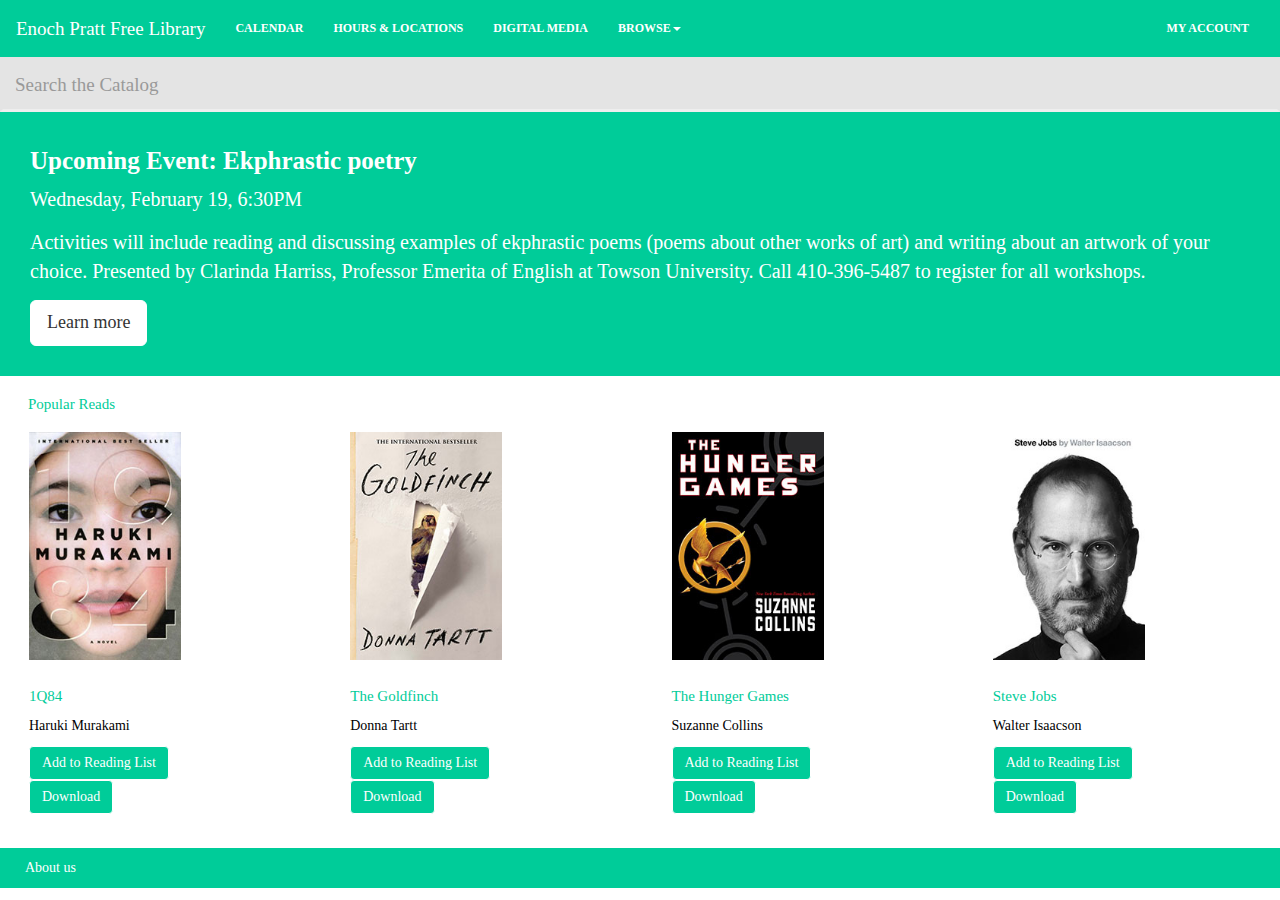
<file: index.html>
<!DOCTYPE html>
<!--[if lt IE 7]>      <html class="no-js lt-ie9 lt-ie8 lt-ie7"> <![endif]-->
<!--[if IE 7]>         <html class="no-js lt-ie9 lt-ie8"> <![endif]-->
<!--[if IE 8]>         <html class="no-js lt-ie9"> <![endif]-->
<!--[if gt IE 8]><!--> <html class="no-js"> <!--<![endif]-->
    <head>
        <meta charset="utf-8">
        <meta http-equiv="X-UA-Compatible" content="IE=edge">
        <title>Enoch Pratt Free Library</title>
        <meta name="description" content="">
        <meta name="viewport" content="width=device-width, initial-scale=1">

        <!-- Place favicon.ico and apple-touch-icon.png in the root directory -->

       
        <link rel="stylesheet" href="css/main.css">
        <script src="js/vendor/modernizr-2.6.2.min.js"></script>
    </head>
    <body>
        <!--[if lt IE 7]>
            <p class="browsehappy">You are using an <strong>outdated</strong> browser. Please <a href="http://browsehappy.com/">upgrade your browser</a> to improve your experience.</p>
        <![endif]-->

        <!-- Add your site or application content here -->
        <nav class="navbar navbar-default" role="navigation">
  <div class="container-fluid">
    <!-- Brand and toggle get grouped for better mobile display -->
    <div class="navbar-header">
      <button type="button" class="navbar-toggle" data-toggle="collapse" data-target="#bs-example-navbar-collapse-1">
        <span class="sr-only">Toggle navigation</span>
        <span class="icon-bar"></span>
        <span class="icon-bar"></span>
        <span class="icon-bar"></span>
      </button>
      <a class="navbar-brand" href="index.html">Enoch Pratt Free Library</a>
    </div>

    <!-- Collect the nav links, forms, and other content for toggling -->
    <div class="collapse navbar-collapse" id="bs-example-navbar-collapse-1">
      <ul class="nav navbar-nav">
        <li><a href="#">CALENDAR</a></li>
        <li><a href="hours.html">HOURS & LOCATIONS</a></li>
        <li><a href="media.html">DIGITAL MEDIA</a></li>
        <li class="dropdown">
          <a href="browse.html" class="dropdown-toggle" data-toggle="dropdown">BROWSE<b class="caret"></b></a>
          <ul class="dropdown-menu">
            <li><a href="browse.html">Books</a></li>
            <li><a href="#">Audio</a></li>
            <li><a href="#">Movies</a></li>
            <li class="divider"></li>
            <li><a href="#">Romance</a></li>
            <li><a href="#">Classics</a></li>
            <li><a href="#">Nonfiction</a></li>
            <li class="divider"></li>
            <li><a href="#">Popular</a></li>
          </ul>
        </li>
      </ul>
      
      <ul class="nav navbar-nav navbar-right">
      <li><a href="account.html">MY ACCOUNT</a></li>
      </ul>
    </div><!-- /.navbar-collapse -->
  </div><!-- /.container-fluid -->
</nav>

<form role="search">
        <div class="form-group">
          <input type="text" class="form-control" placeholder="Search the Catalog">
        </div>
        
</form>

<div class="jumbotron">
  <h1>Upcoming Event: Ekphrastic poetry</h1>
  <p>Wednesday, February 19, 6:30PM</p>
  <p>Activities will include reading and discussing examples of ekphrastic poems (poems about other works of art) and writing about an artwork of your choice. Presented by Clarinda Harriss, Professor Emerita of English at Towson University. Call 410-396-5487 to register for all workshops.</p>
  <p><a class="btn btn-primary btn-lg" role="button">Learn more</a></p>
</div>

<div class="results">

  <h1>Popular Reads</h1>

  <div class="row">
    <div class="col-sm-5 col-md-3">
      <div class="thumbnail">
        <img src="img/1Q84.jpg" alt="...">
       <div class="caption">
          <h3><a href="book.html">1Q84</a></h3>
          <p>Haruki Murakami</p>
          <p><a href="#" class="btn btn-primary" role="button">Add to Reading List</a>
          <a href="#" class="btn btn-primary" role="button">Download</a></p>
       </div>
      </div>
    </div>
    <div class="col-sm-5 col-md-3">
      <div class="thumbnail">
      <img src="img/goldfinch.jpg" alt="...">
      <div class="caption">
        <h3><a href="#">The Goldfinch</a></h3>
        <p>Donna Tartt</p>
        <p><a href="#" class="btn btn-primary" role="button">Add to Reading List</a> <a href="#" class="btn btn-primary" role="button">Download</a></p>
      </div>
    </div>
  </div>
   <div class="col-sm-5 col-md-3">
    <div class="thumbnail">
      <img src="img/hunger.jpg" alt="...">
      <div class="caption">
        <h3><a href="#">The Hunger Games</a></h3>
        <p>Suzanne Collins</p>
        <p><a href="#" class="btn btn-primary" role="button">Add to Reading List</a> <a href="#" class="btn btn-primary" role="button">Download</a></p>
      </div>
    </div>
  </div>
  <div class="col-sm-5 col-md-3">
    <div class="thumbnail">
      <img src="img/jobs.jpg" alt="...">
      <div class="caption">
        <h3><a href="#">Steve Jobs</a></h3>
        <p>Walter Isaacson</p>
        <p><a href="#" class="btn btn-primary" role="button">Add to Reading List</a> <a href="#" class="btn btn-primary" role="button">Download</a></p>
      </div>
    </div>
  </div>

</div>
   
</div>


<div class="footer"><a href=#>About us</a></div>

        <script src="//ajax.googleapis.com/ajax/libs/jquery/1.10.2/jquery.min.js"></script>
        <script>window.jQuery || document.write('<script src="js/vendor/jquery-1.10.2.min.js"><\/script>')</script>
        <script src="js/vendor/bootstrap.js"></script>
        <script src="js/vendor/bootstrap/collapse.js"></script>
        <script src="js/vendor/bootstrap/dropdown.js"></script>
        <script src="js/plugins.js"></script>
        <script src="js/main.js"></script>

        <!-- Google Analytics: change UA-XXXXX-X to be your site's ID. -->
        <script>
            (function(b,o,i,l,e,r){b.GoogleAnalyticsObject=l;b[l]||(b[l]=
            function(){(b[l].q=b[l].q||[]).push(arguments)});b[l].l=+new Date;
            e=o.createElement(i);r=o.getElementsByTagName(i)[0];
            e.src='//www.google-analytics.com/analytics.js';
            r.parentNode.insertBefore(e,r)}(window,document,'script','ga'));
            ga('create','UA-XXXXX-X');ga('send','pageview');
        </script>
        <script>document.write('<script src="http://' + (location.host || 'localhost').split(':')[0] + ':35729/livereload.js?snipver=1"></' + 'script>')</script>
    </body>
</html>
</file>
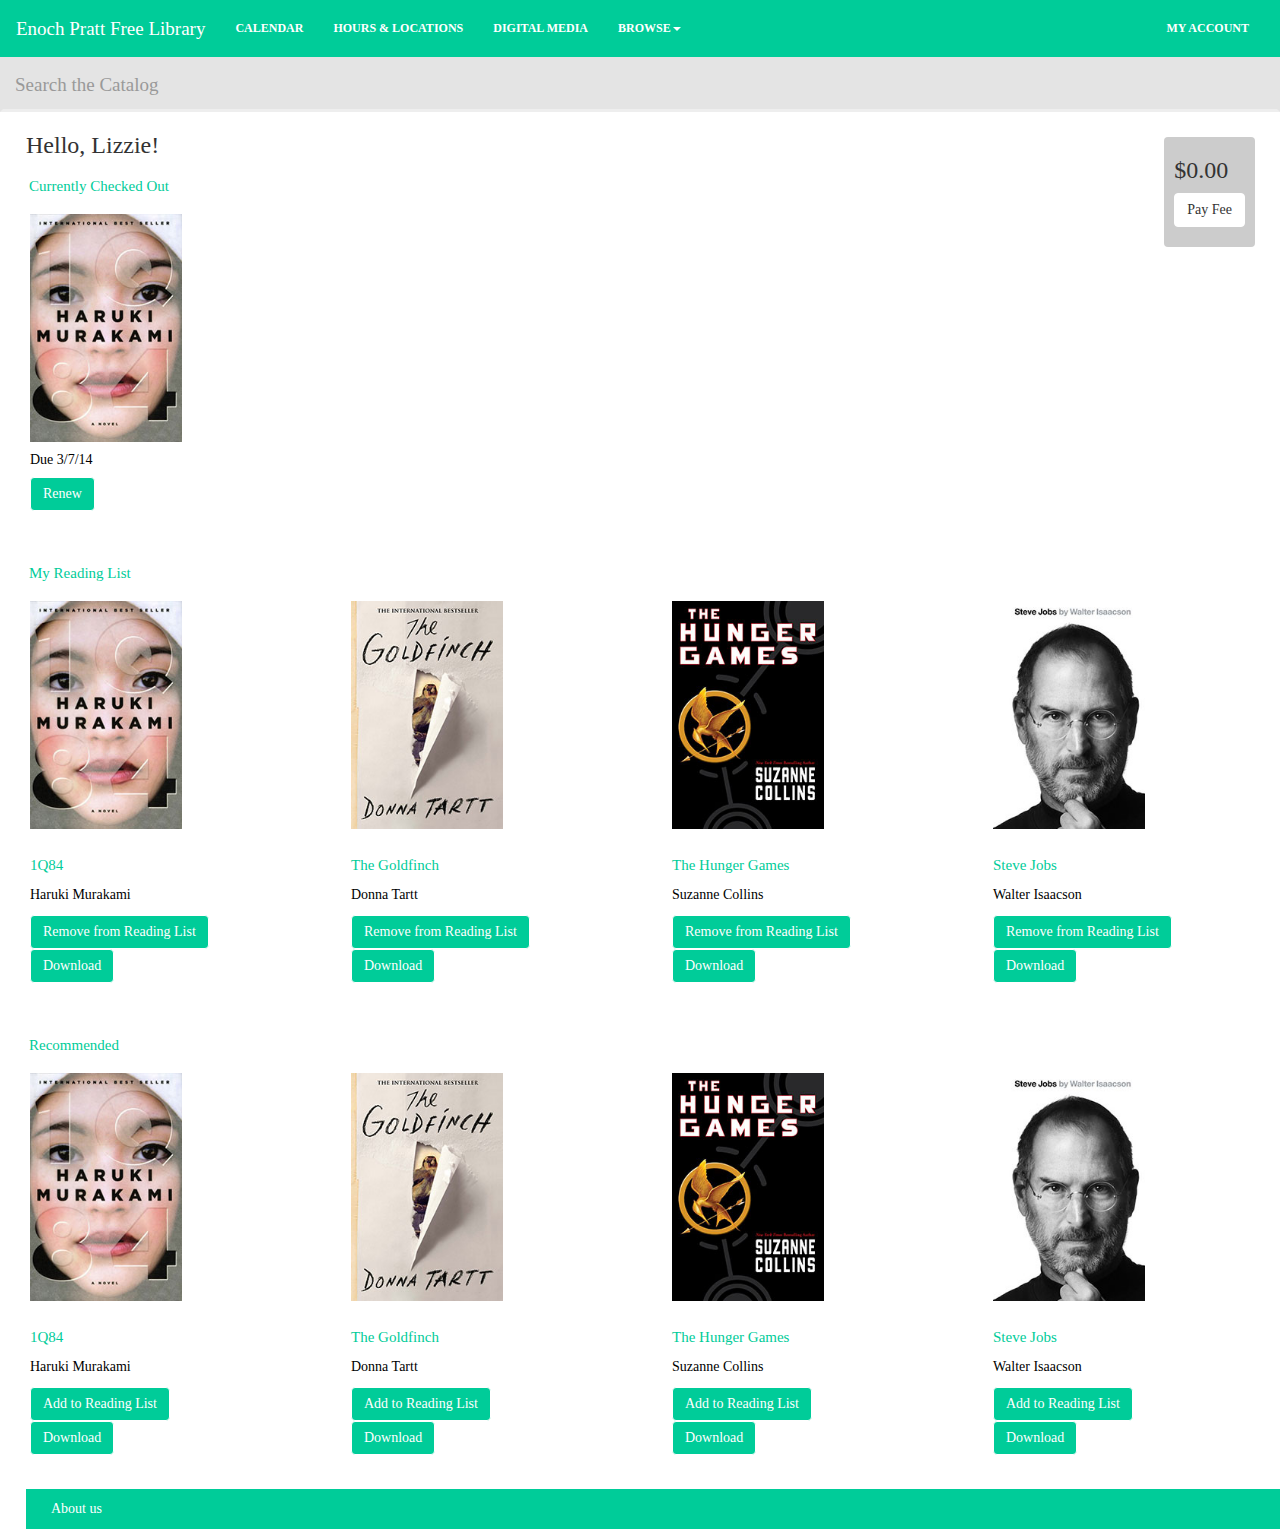
<file: account.html>
<!DOCTYPE html>
<!--[if lt IE 7]>      <html class="no-js lt-ie9 lt-ie8 lt-ie7"> <![endif]-->
<!--[if IE 7]>         <html class="no-js lt-ie9 lt-ie8"> <![endif]-->
<!--[if IE 8]>         <html class="no-js lt-ie9"> <![endif]-->
<!--[if gt IE 8]><!--> <html class="no-js"> <!--<![endif]-->
    <head>
        <meta charset="utf-8">
        <meta http-equiv="X-UA-Compatible" content="IE=edge">
        <title>Enoch Pratt Free Library</title>
        <meta name="description" content="">
        <meta name="viewport" content="width=device-width, initial-scale=1">

        <!-- Place favicon.ico and apple-touch-icon.png in the root directory -->

       
        <link rel="stylesheet" href="css/main.css">
        <script src="js/vendor/modernizr-2.6.2.min.js"></script>
    </head>
    <body>
        <!--[if lt IE 7]>
            <p class="browsehappy">You are using an <strong>outdated</strong> browser. Please <a href="http://browsehappy.com/">upgrade your browser</a> to improve your experience.</p>
        <![endif]-->

        <!-- Add your site or application content here -->
        <nav class="navbar navbar-default" role="navigation">
  <div class="container-fluid">
    <!-- Brand and toggle get grouped for better mobile display -->
    <div class="navbar-header">
      <button type="button" class="navbar-toggle" data-toggle="collapse" data-target="#bs-example-navbar-collapse-1">
        <span class="sr-only">Toggle navigation</span>
        <span class="icon-bar"></span>
        <span class="icon-bar"></span>
        <span class="icon-bar"></span>
      </button>
      <a class="navbar-brand" href="index.html">Enoch Pratt Free Library</a>
    </div>

    <!-- Collect the nav links, forms, and other content for toggling -->
    <div class="collapse navbar-collapse" id="bs-example-navbar-collapse-1">
      <ul class="nav navbar-nav">
        <li><a href="#">CALENDAR</a></li>
        <li><a href="hours.html">HOURS & LOCATIONS</a></li>
        <li><a href="media.html">DIGITAL MEDIA</a></li>
        <li class="dropdown">
          <a href="browse.html" class="dropdown-toggle" data-toggle="dropdown">BROWSE<b class="caret"></b></a>
          <ul class="dropdown-menu">
            <li><a href="browse.html">Books</a></li>
            <li><a href="#">Audio</a></li>
            <li><a href="#">Movies</a></li>
            <li class="divider"></li>
            <li><a href="#">Romance</a></li>
            <li><a href="#">Classics</a></li>
            <li><a href="#">Nonfiction</a></li>
            <li class="divider"></li>
            <li><a href="#">Popular</a></li>
          </ul>
        </li>
      </ul>
      
      <ul class="nav navbar-nav navbar-right">
        <li><a href="account.html">MY ACCOUNT</a></li>
      </ul>
    </div><!-- /.navbar-collapse -->
  </div><!-- /.container-fluid -->
</nav>

<form role="search">
        <div class="form-group">
          <input type="text" class="form-control" placeholder="Search the Catalog">
        </div>
        
</form>

<div class="fee">
  <h3>$0.00</h3>
  <p><a href="#" class="btn btn-primary" role="button">Pay Fee</a></p>
</div>

<div class="headline">
<h3>Hello, Lizzie!</h3>

<div class="results">

  <h1>Currently Checked Out</h1>

  <div class="row">
    <div class="col-sm-5 col-md-3">
      <div class="thumbnail">
        <img src="img/1Q84.jpg" alt="...">
       <div class="caption">
          <h5>Due 3/7/14</h5>
         
          <p><a href="#" class="btn btn-primary" role="button">Renew</a></p>
       </div>
      </div>
    </div>
  </div>
</div>



<div class="results">

  <h1>My Reading List</h1>

  <div class="row">
    <div class="col-sm-5 col-md-3">
      <div class="thumbnail">
        <img src="img/1Q84.jpg" alt="...">
       <div class="caption">
          <h3><a href="book.html">1Q84</a></h3>
          <p>Haruki Murakami</p>
          <p><a href="#" class="btn btn-primary" role="button">Remove from Reading List</a><a href="#" class="btn btn-primary" role="button">Download</a></p>
       </div>
      </div>
    </div>

  
    <div class="col-sm-5 col-md-3">
      <div class="thumbnail">
      <img src="img/goldfinch.jpg" alt="...">
      <div class="caption">
        <h3><a href="#">The Goldfinch</a></h3>
        <p>Donna Tartt</p>
        <p><a href="#" class="btn btn-primary" role="button">Remove from Reading List</a> <a href="#" class="btn btn-primary" role="button">Download</a></p>
      </div>
    </div>
  </div>

   <div class="col-sm-5 col-md-3">
    <div class="thumbnail">
      <img src="img/hunger.jpg" alt="...">
      <div class="caption">
        <h3><a href="#">The Hunger Games</a></h3>
        <p>Suzanne Collins</p>
        <p><a href="#" class="btn btn-primary" role="button">Remove from Reading List</a> <a href="#" class="btn btn-primary" role="button">Download</a></p>
      </div>
    </div>
  </div>

  <div class="col-sm-5 col-md-3">
    <div class="thumbnail">
      <img src="img/jobs.jpg" alt="...">
      <div class="caption">
        <h3><a href="#">Steve Jobs</a></h3>
        <p>Walter Isaacson</p>
        <p><a href="#" class="btn btn-primary" role="button">Remove from Reading List</a> <a href="#" class="btn btn-primary" role="button">Download</a></p>
      </div>
    </div>
  </div>

</div>
<div class="results">

  <h1>Recommended</h1>

  <div class="row">
    <div class="col-sm-5 col-md-3">
      <div class="thumbnail">
        <img src="img/1Q84.jpg" alt="...">
       <div class="caption">
          <h3><a href="book.html">1Q84</a></h3>
          <p>Haruki Murakami</p>
          <p><a href="#" class="btn btn-primary" role="button">Add to Reading List</a><a href="#" class="btn btn-primary" role="button">Download</a></p>
       </div>
      </div>
    </div>

  
    <div class="col-sm-5 col-md-3">
      <div class="thumbnail">
      <img src="img/goldfinch.jpg" alt="...">
      <div class="caption">
        <h3><a href="#">The Goldfinch</a></h3>
        <p>Donna Tartt</p>
        <p><a href="#" class="btn btn-primary" role="button">Add to Reading List</a> <a href="#" class="btn btn-primary" role="button">Download</a></p>
      </div>
    </div>
  </div>

   <div class="col-sm-5 col-md-3">
    <div class="thumbnail">
      <img src="img/hunger.jpg" alt="...">
      <div class="caption">
        <h3><a href="#">The Hunger Games</a></h3>
        <p>Suzanne Collins</p>
        <p><a href="#" class="btn btn-primary" role="button">Add to Reading List</a> <a href="#" class="btn btn-primary" role="button">Download</a></p>
      </div>
    </div>
  </div>

  <div class="col-sm-5 col-md-3">
    <div class="thumbnail">
      <img src="img/jobs.jpg" alt="...">
      <div class="caption">
        <h3><a href="#">Steve Jobs</a></h3>
        <p>Walter Isaacson</p>
        <p><a href="#" class="btn btn-primary" role="button">Add to Reading List</a> <a href="#" class="btn btn-primary" role="button">Download</a></p>
      </div>
    </div>
  </div>

</div>




<div class="footer"><a href=#>About us</a></div>

        <script src="//ajax.googleapis.com/ajax/libs/jquery/1.10.2/jquery.min.js"></script>
        <script>window.jQuery || document.write('<script src="js/vendor/jquery-1.10.2.min.js"><\/script>')</script>
        <script src="js/vendor/bootstrap.js"></script>
        <script src="js/vendor/bootstrap/collapse.js"></script>
        <script src="js/vendor/bootstrap/dropdown.js"></script>
        <script src="js/plugins.js"></script>
        <script src="js/main.js"></script>

        <!-- Google Analytics: change UA-XXXXX-X to be your site's ID. -->
        <script>
            (function(b,o,i,l,e,r){b.GoogleAnalyticsObject=l;b[l]||(b[l]=
            function(){(b[l].q=b[l].q||[]).push(arguments)});b[l].l=+new Date;
            e=o.createElement(i);r=o.getElementsByTagName(i)[0];
            e.src='//www.google-analytics.com/analytics.js';
            r.parentNode.insertBefore(e,r)}(window,document,'script','ga'));
            ga('create','UA-XXXXX-X');ga('send','pageview');
        </script>
        <script>document.write('<script src="http://' + (location.host || 'localhost').split(':')[0] + ':35729/livereload.js?snipver=1"></' + 'script>')</script>
    </body>
</html>
</file>
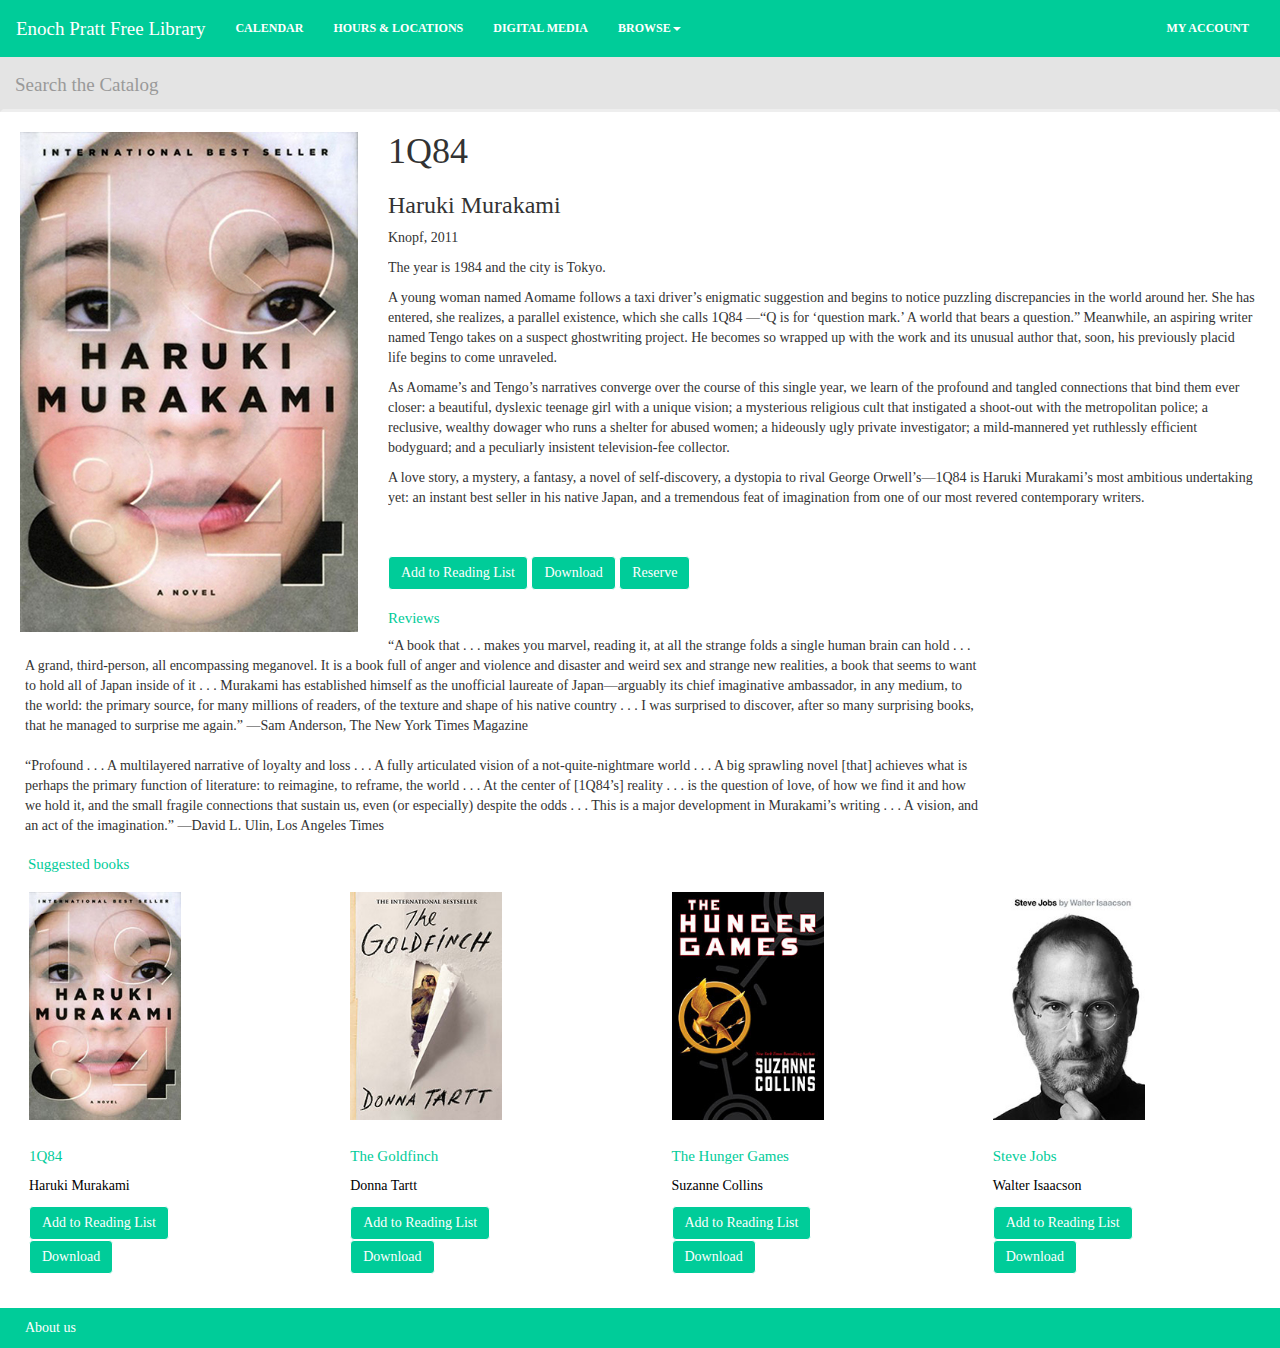
<file: book.html>
<!DOCTYPE html>
<!--[if lt IE 7]>      <html class="no-js lt-ie9 lt-ie8 lt-ie7"> <![endif]-->
<!--[if IE 7]>         <html class="no-js lt-ie9 lt-ie8"> <![endif]-->
<!--[if IE 8]>         <html class="no-js lt-ie9"> <![endif]-->
<!--[if gt IE 8]><!--> <html class="no-js"> <!--<![endif]-->
    <head>
        <meta charset="utf-8">
        <meta http-equiv="X-UA-Compatible" content="IE=edge">
        <title>Enoch Pratt Free Library</title>
        <meta name="description" content="">
        <meta name="viewport" content="width=device-width, initial-scale=1">

        <!-- Place favicon.ico and apple-touch-icon.png in the root directory -->

       
        <link rel="stylesheet" href="css/main.css">
        <script src="js/vendor/modernizr-2.6.2.min.js"></script>
    </head>
    <body>
        <!--[if lt IE 7]>
            <p class="browsehappy">You are using an <strong>outdated</strong> browser. Please <a href="http://browsehappy.com/">upgrade your browser</a> to improve your experience.</p>
        <![endif]-->

        <!-- Add your site or application content here -->
        <nav class="navbar navbar-default" role="navigation">
  <div class="container-fluid">
    <!-- Brand and toggle get grouped for better mobile display -->
    <div class="navbar-header">
      <button type="button" class="navbar-toggle" data-toggle="collapse" data-target="#bs-example-navbar-collapse-1">
        <span class="sr-only">Toggle navigation</span>
        <span class="icon-bar"></span>
        <span class="icon-bar"></span>
        <span class="icon-bar"></span>
      </button>
      <a class="navbar-brand" href="index.html">Enoch Pratt Free Library</a>
    </div>

    <!-- Collect the nav links, forms, and other content for toggling -->
    <div class="collapse navbar-collapse" id="bs-example-navbar-collapse-1">
      <ul class="nav navbar-nav">
        <li><a href="#">CALENDAR</a></li>
        <li><a href="hours.html">HOURS & LOCATIONS</a></li>
        <li><a href="media.html">DIGITAL MEDIA</a></li>
        <li class="dropdown">
          <a href="browse.html" class="dropdown-toggle" data-toggle="dropdown">BROWSE<b class="caret"></b></a>
          <ul class="dropdown-menu">
            <li><a href="browse.html">Books</a></li>
            <li><a href="#">Audio</a></li>
            <li><a href="#">Movies</a></li>
            <li class="divider"></li>
            <li><a href="#">Romance</a></li>
            <li><a href="#">Classics</a></li>
            <li><a href="#">Nonfiction</a></li>
            <li class="divider"></li>
            <li><a href="#">Popular</a></li>
          </ul>
        </li>
      </ul>
      
      <ul class="nav navbar-nav navbar-right">
        <li><a href="account.html">MY ACCOUNT</a></li>
      </ul>
    </div><!-- /.navbar-collapse -->
  </div><!-- /.container-fluid -->
</nav>

<form role="search">
        <div class="form-group">
          <input type="text" class="form-control" placeholder="Search the Catalog">
        </div>
        
</form>

<div class="book">
  <img src="img/big_1Q84.jpg" alt="...">
</div>

<div class="info">
      <h1>1Q84</h1>
      <h3>Haruki Murakami</h3>
      <p>Knopf,  2011</p>
        <p>The year is 1984 and the city is Tokyo.</p>

<p>A young woman named Aomame follows a taxi driver’s enigmatic suggestion and begins to notice puzzling discrepancies in the world around her. She has entered, she realizes, a parallel existence, which she calls 1Q84 —“Q is for ‘question mark.’ A world that bears a question.” Meanwhile, an aspiring writer named Tengo takes on a suspect ghostwriting project. He becomes so wrapped up with the work and its unusual author that, soon, his previously placid life begins to come unraveled.</p> 

<p>As Aomame’s and Tengo’s narratives converge over the course of this single year, we learn of the profound and tangled connections that bind them ever closer: a beautiful, dyslexic teenage girl with a unique vision; a mysterious religious cult that instigated a shoot-out with the metropolitan police; a reclusive, wealthy dowager who runs a shelter for abused women; a hideously ugly private investigator; a mild-mannered yet ruthlessly efficient bodyguard; and a peculiarly insistent television-fee collector.</p>

<p>A love story, a mystery, a fantasy, a novel of self-discovery, a dystopia to rival George Orwell’s—1Q84 is Haruki Murakami’s most ambitious undertaking yet: an instant best seller in his native Japan, and a tremendous feat of imagination from one of our most revered contemporary writers.</p>

<div class="book-button">
<a href="#" class="btn btn-primary" role="button">Add to Reading List</a>
  <a href="#" class="btn btn-primary" role="button">Download</a>
<a href="#" class="btn btn-primary" role="button">Reserve</a>
</div>

</div>

<div class="results">
<h1>Reviews</h1>
</div>
<p class="review">“A book that . . . makes you marvel, reading it, at all the strange folds a single human brain can hold . . . A grand, third-person, all encompassing meganovel. It is a book full of anger and violence and disaster and weird sex and strange new realities, a book that seems to want to hold all of Japan inside of it . . . Murakami has established himself as the unofficial laureate of Japan—arguably its chief imaginative ambassador, in any medium, to the world: the primary source, for many millions of readers, of the texture and shape of his native country . . . I was surprised to discover, after so many surprising books, that he managed to surprise me again.”
—Sam Anderson, The New York Times Magazine</p>
<p class="review">“Profound . . . A multilayered narrative of loyalty and loss . . . A fully articulated vision of a not-quite-nightmare world . . . A big sprawling novel [that] achieves what is perhaps the primary function of literature: to reimagine, to reframe, the world . . .  At the center of [1Q84’s] reality . . . is the question of love, of how we find it and how we hold it, and the small fragile connections that sustain us, even (or especially) despite the odds . . . This is a major development in Murakami’s writing . . . A vision, and an act of the imagination.”
—David L. Ulin, Los Angeles Times</p>

  




<div class="results">

  <h1>Suggested books</h1>

  <div class="row">
    <div class="col-sm-5 col-md-3">
      <div class="thumbnail">
        <img src="img/1Q84.jpg" alt="...">
       <div class="caption">
          <h3><a href="#">1Q84</a></h3>
          <p>Haruki Murakami</p>
          <p><a href="#" class="btn btn-primary" role="button">Add to Reading List</a>
          <a href="#" class="btn btn-primary" role="button">Download</a></p>
       </div>
      </div>
    </div>
    <div class="col-sm-5 col-md-3">
      <div class="thumbnail">
      <img src="img/goldfinch.jpg" alt="...">
      <div class="caption">
        <h3><a href="#">The Goldfinch</a></h3>
        <p>Donna Tartt</p>
        <p><a href="#" class="btn btn-primary" role="button">Add to Reading List</a> <a href="#" class="btn btn-primary" role="button">Download</a></p>
      </div>
    </div>
  </div>
   <div class="col-sm-5 col-md-3">
    <div class="thumbnail">
      <img src="img/hunger.jpg" alt="...">
      <div class="caption">
        <h3><a href="#">The Hunger Games</a></h3>
        <p>Suzanne Collins</p>
        <p><a href="#" class="btn btn-primary" role="button">Add to Reading List</a> <a href="#" class="btn btn-primary" role="button">Download</a></p>
      </div>
    </div>
  </div>
  <div class="col-sm-5 col-md-3">
    <div class="thumbnail">
      <img src="img/jobs.jpg" alt="...">
      <div class="caption">
        <h3><a href="#">Steve Jobs</a></h3>
        <p>Walter Isaacson</p>
        <p><a href="#" class="btn btn-primary" role="button">Add to Reading List</a> <a href="#" class="btn btn-primary" role="button">Download</a></p>
      </div>
    </div>
  </div>

</div>
   
</div>


<div class="footer"><a href=#>About us</a></div>

        <script src="//ajax.googleapis.com/ajax/libs/jquery/1.10.2/jquery.min.js"></script>
        <script>window.jQuery || document.write('<script src="js/vendor/jquery-1.10.2.min.js"><\/script>')</script>
        <script src="js/vendor/bootstrap.js"></script>
        <script src="js/vendor/bootstrap/collapse.js"></script>
        <script src="js/vendor/bootstrap/dropdown.js"></script>
        <script src="js/plugins.js"></script>
        <script src="js/main.js"></script>

        <!-- Google Analytics: change UA-XXXXX-X to be your site's ID. -->
        <script>
            (function(b,o,i,l,e,r){b.GoogleAnalyticsObject=l;b[l]||(b[l]=
            function(){(b[l].q=b[l].q||[]).push(arguments)});b[l].l=+new Date;
            e=o.createElement(i);r=o.getElementsByTagName(i)[0];
            e.src='//www.google-analytics.com/analytics.js';
            r.parentNode.insertBefore(e,r)}(window,document,'script','ga'));
            ga('create','UA-XXXXX-X');ga('send','pageview');
        </script>
        <script>document.write('<script src="http://' + (location.host || 'localhost').split(':')[0] + ':35729/livereload.js?snipver=1"></' + 'script>')</script>
    </body>
</html>
</file>
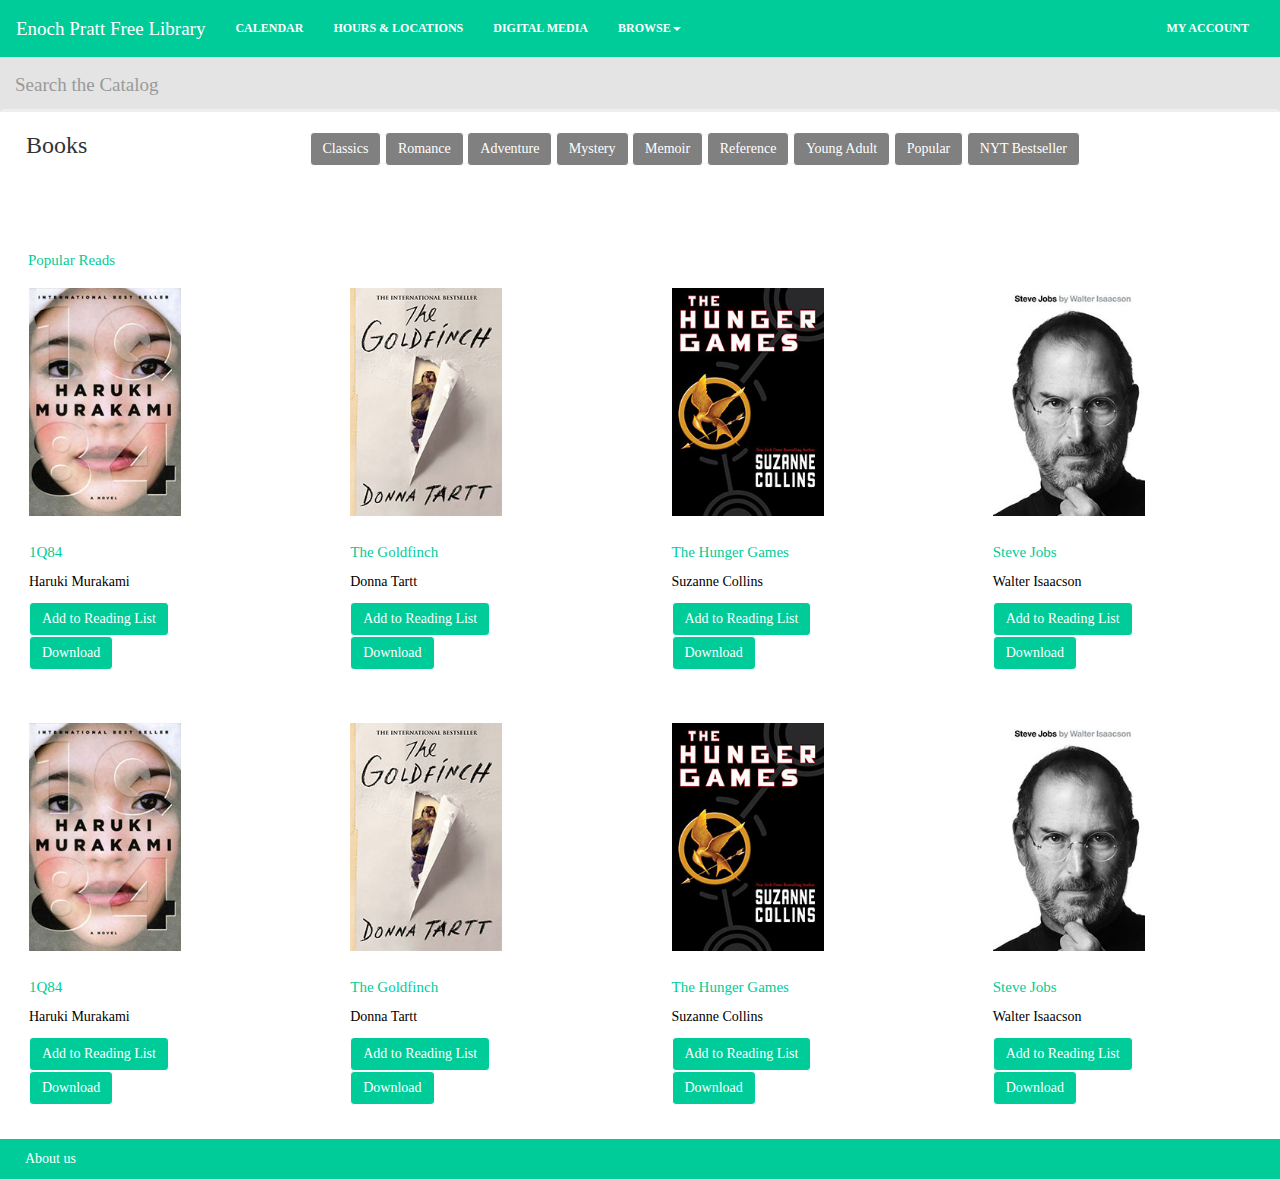
<file: browse.html>
<!DOCTYPE html>
<!--[if lt IE 7]>      <html class="no-js lt-ie9 lt-ie8 lt-ie7"> <![endif]-->
<!--[if IE 7]>         <html class="no-js lt-ie9 lt-ie8"> <![endif]-->
<!--[if IE 8]>         <html class="no-js lt-ie9"> <![endif]-->
<!--[if gt IE 8]><!--> <html class="no-js"> <!--<![endif]-->
    <head>
        <meta charset="utf-8">
        <meta http-equiv="X-UA-Compatible" content="IE=edge">
        <title>Enoch Pratt Free Library</title>
        <meta name="description" content="">
        <meta name="viewport" content="width=device-width, initial-scale=1">

        <!-- Place favicon.ico and apple-touch-icon.png in the root directory -->

       
        <link rel="stylesheet" href="css/main.css">
        <script src="js/vendor/modernizr-2.6.2.min.js"></script>
    </head>
    <body>
        <!--[if lt IE 7]>
            <p class="browsehappy">You are using an <strong>outdated</strong> browser. Please <a href="http://browsehappy.com/">upgrade your browser</a> to improve your experience.</p>
        <![endif]-->

        <!-- Add your site or application content here -->
        <nav class="navbar navbar-default" role="navigation">
  <div class="container-fluid">
    <!-- Brand and toggle get grouped for better mobile display -->
    <div class="navbar-header">
      <button type="button" class="navbar-toggle" data-toggle="collapse" data-target="#bs-example-navbar-collapse-1">
        <span class="sr-only">Toggle navigation</span>
        <span class="icon-bar"></span>
        <span class="icon-bar"></span>
        <span class="icon-bar"></span>
      </button>
      <a class="navbar-brand" href="index.html">Enoch Pratt Free Library</a>
    </div>

    <!-- Collect the nav links, forms, and other content for toggling -->
    <div class="collapse navbar-collapse" id="bs-example-navbar-collapse-1">
      <ul class="nav navbar-nav">
        <li><a href="#">CALENDAR</a></li>
        <li><a href="hours.html">HOURS & LOCATIONS</a></li>
        <li><a href="media.html">DIGITAL MEDIA</a></li>
        <li class="dropdown">
          <a href="browse.html" class="dropdown-toggle" data-toggle="dropdown">BROWSE<b class="caret"></b></a>
          <ul class="dropdown-menu">
            <li><a href="browse.html">Books</a></li>
            <li><a href="#">Audio</a></li>
            <li><a href="#">Movies</a></li>
            <li class="divider"></li>
            <li><a href="#">Romance</a></li>
            <li><a href="#">Classics</a></li>
            <li><a href="#">Nonfiction</a></li>
            <li class="divider"></li>
            <li><a href="#">Popular</a></li>
          </ul>
        </li>
      </ul>
      
      <ul class="nav navbar-nav navbar-right">
         
          <li><a href="account.html">MY ACCOUNT</a></li>
          
        
      </ul>
    </div><!-- /.navbar-collapse -->
  </div><!-- /.container-fluid -->
</nav>

<form role="search">
        <div class="form-group">
          <input type="text" class="form-control" placeholder="Search the Catalog">
        </div>
        
</form>

<div class="headline">

  <div class="filter"><a href="#" class="btn btn-primary" role="button">Classics</a>
                      <a href="#" class="btn btn-primary" role="button">Romance</a>
                      <a href="#" class="btn btn-primary" role="button">Adventure</a>
                      <a href="#" class="btn btn-primary" role="button">Mystery</a>
                      <a href="#" class="btn btn-primary" role="button">Memoir</a>
                      <a href="#" class="btn btn-primary" role="button">Reference</a>
                      <a href="#" class="btn btn-primary" role="button">Young Adult</a>
                      <a href="#" class="btn btn-primary" role="button">Popular</a>
                      <a href="#" class="btn btn-primary" role="button">NYT Bestseller</a>
  </div>

<h3>Books</h3>
</div>

<div class="results">

  <h1>Popular Reads</h1>

  <div class="row">
    <div class="col-sm-5 col-md-3">
      <div class="thumbnail">
        <img src="img/1Q84.jpg" alt="...">
       <div class="caption">
          <h3><a href="book.html">1Q84</a></h3>
          <p>Haruki Murakami</p>
          <p><a href="#" class="btn btn-primary" role="button">Add to Reading List</a>
          <a href="#" class="btn btn-primary" role="button">Download</a></p>
       </div>
      </div>
    </div>
    <div class="col-sm-5 col-md-3">
      <div class="thumbnail">
      <img src="img/goldfinch.jpg" alt="...">
      <div class="caption">
        <h3><a href="#">The Goldfinch</a></h3>
        <p>Donna Tartt</p>
        <p><a href="#" class="btn btn-primary" role="button">Add to Reading List</a> <a href="#" class="btn btn-primary" role="button">Download</a></p>
      </div>
    </div>
  </div>
   <div class="col-sm-5 col-md-3">
    <div class="thumbnail">
      <img src="img/hunger.jpg" alt="...">
      <div class="caption">
        <h3><a href="#">The Hunger Games</a></h3>
        <p>Suzanne Collins</p>
        <p><a href="#" class="btn btn-primary" role="button">Add to Reading List</a> <a href="#" class="btn btn-primary" role="button">Download</a></p>
      </div>
    </div>
  </div>
  <div class="col-sm-5 col-md-3">
    <div class="thumbnail">
      <img src="img/jobs.jpg" alt="...">
      <div class="caption">
        <h3><a href="#">Steve Jobs</a></h3>
        <p>Walter Isaacson</p>
        <p><a href="#" class="btn btn-primary" role="button">Add to Reading List</a> <a href="#" class="btn btn-primary" role="button">Download</a></p>
      </div>
    </div>
  </div>
</div>
<div class="row">
    <div class="col-sm-5 col-md-3">
      <div class="thumbnail">
        <img src="img/1Q84.jpg" alt="...">
       <div class="caption">
          <h3><a href="book.html">1Q84</a></h3>
          <p>Haruki Murakami</p>
          <p><a href="#" class="btn btn-primary" role="button">Add to Reading List</a>
          <a href="#" class="btn btn-primary" role="button">Download</a></p>
       </div>
      </div>
    </div>
    <div class="col-sm-5 col-md-3">
      <div class="thumbnail">
      <img src="img/goldfinch.jpg" alt="...">
      <div class="caption">
        <h3><a href="#">The Goldfinch</a></h3>
        <p>Donna Tartt</p>
        <p><a href="#" class="btn btn-primary" role="button">Add to Reading List</a> <a href="#" class="btn btn-primary" role="button">Download</a></p>
      </div>
    </div>
  </div>
   <div class="col-sm-5 col-md-3">
    <div class="thumbnail">
      <img src="img/hunger.jpg" alt="...">
      <div class="caption">
        <h3><a href="#">The Hunger Games</a></h3>
        <p>Suzanne Collins</p>
        <p><a href="#" class="btn btn-primary" role="button">Add to Reading List</a> <a href="#" class="btn btn-primary" role="button">Download</a></p>
      </div>
    </div>
  </div>
  <div class="col-sm-5 col-md-3">
    <div class="thumbnail">
      <img src="img/jobs.jpg" alt="...">
      <div class="caption">
        <h3><a href="#">Steve Jobs</a></h3>
        <p>Walter Isaacson</p>
        <p><a href="#" class="btn btn-primary" role="button">Add to Reading List</a> <a href="#" class="btn btn-primary" role="button">Download</a></p>
      </div>
    </div>
  </div>







</div>
   
</div>



<div class="footer"><a href=#>About us</a></div>

        <script src="//ajax.googleapis.com/ajax/libs/jquery/1.10.2/jquery.min.js"></script>
        <script>window.jQuery || document.write('<script src="js/vendor/jquery-1.10.2.min.js"><\/script>')</script>
        <script src="js/vendor/bootstrap.js"></script>
        <script src="js/vendor/bootstrap/collapse.js"></script>
        <script src="js/vendor/bootstrap/dropdown.js"></script>
        <script src="js/plugins.js"></script>
        <script src="js/main.js"></script>

        <!-- Google Analytics: change UA-XXXXX-X to be your site's ID. -->
        <script>
            (function(b,o,i,l,e,r){b.GoogleAnalyticsObject=l;b[l]||(b[l]=
            function(){(b[l].q=b[l].q||[]).push(arguments)});b[l].l=+new Date;
            e=o.createElement(i);r=o.getElementsByTagName(i)[0];
            e.src='//www.google-analytics.com/analytics.js';
            r.parentNode.insertBefore(e,r)}(window,document,'script','ga'));
            ga('create','UA-XXXXX-X');ga('send','pageview');
        </script>
        <script>document.write('<script src="http://' + (location.host || 'localhost').split(':')[0] + ':35729/livereload.js?snipver=1"></' + 'script>')</script>
    </body>
</html>
</file>
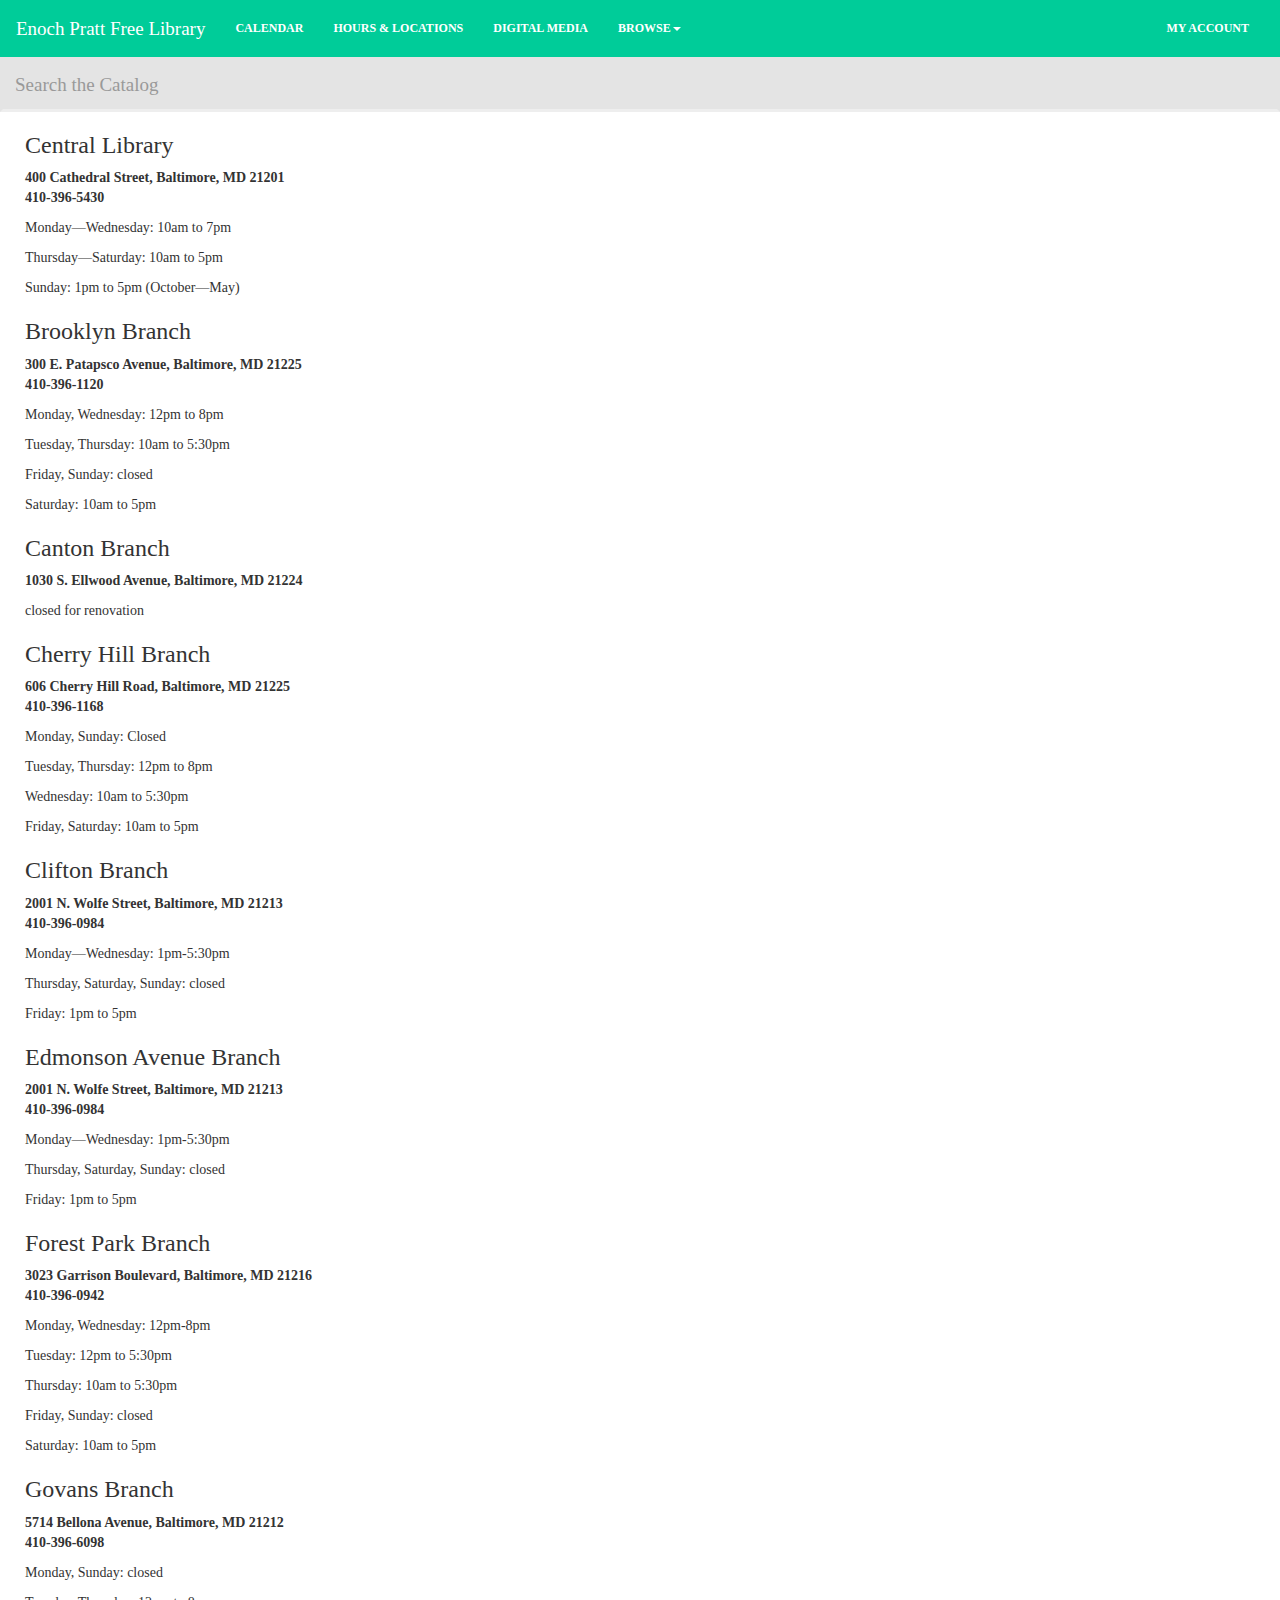
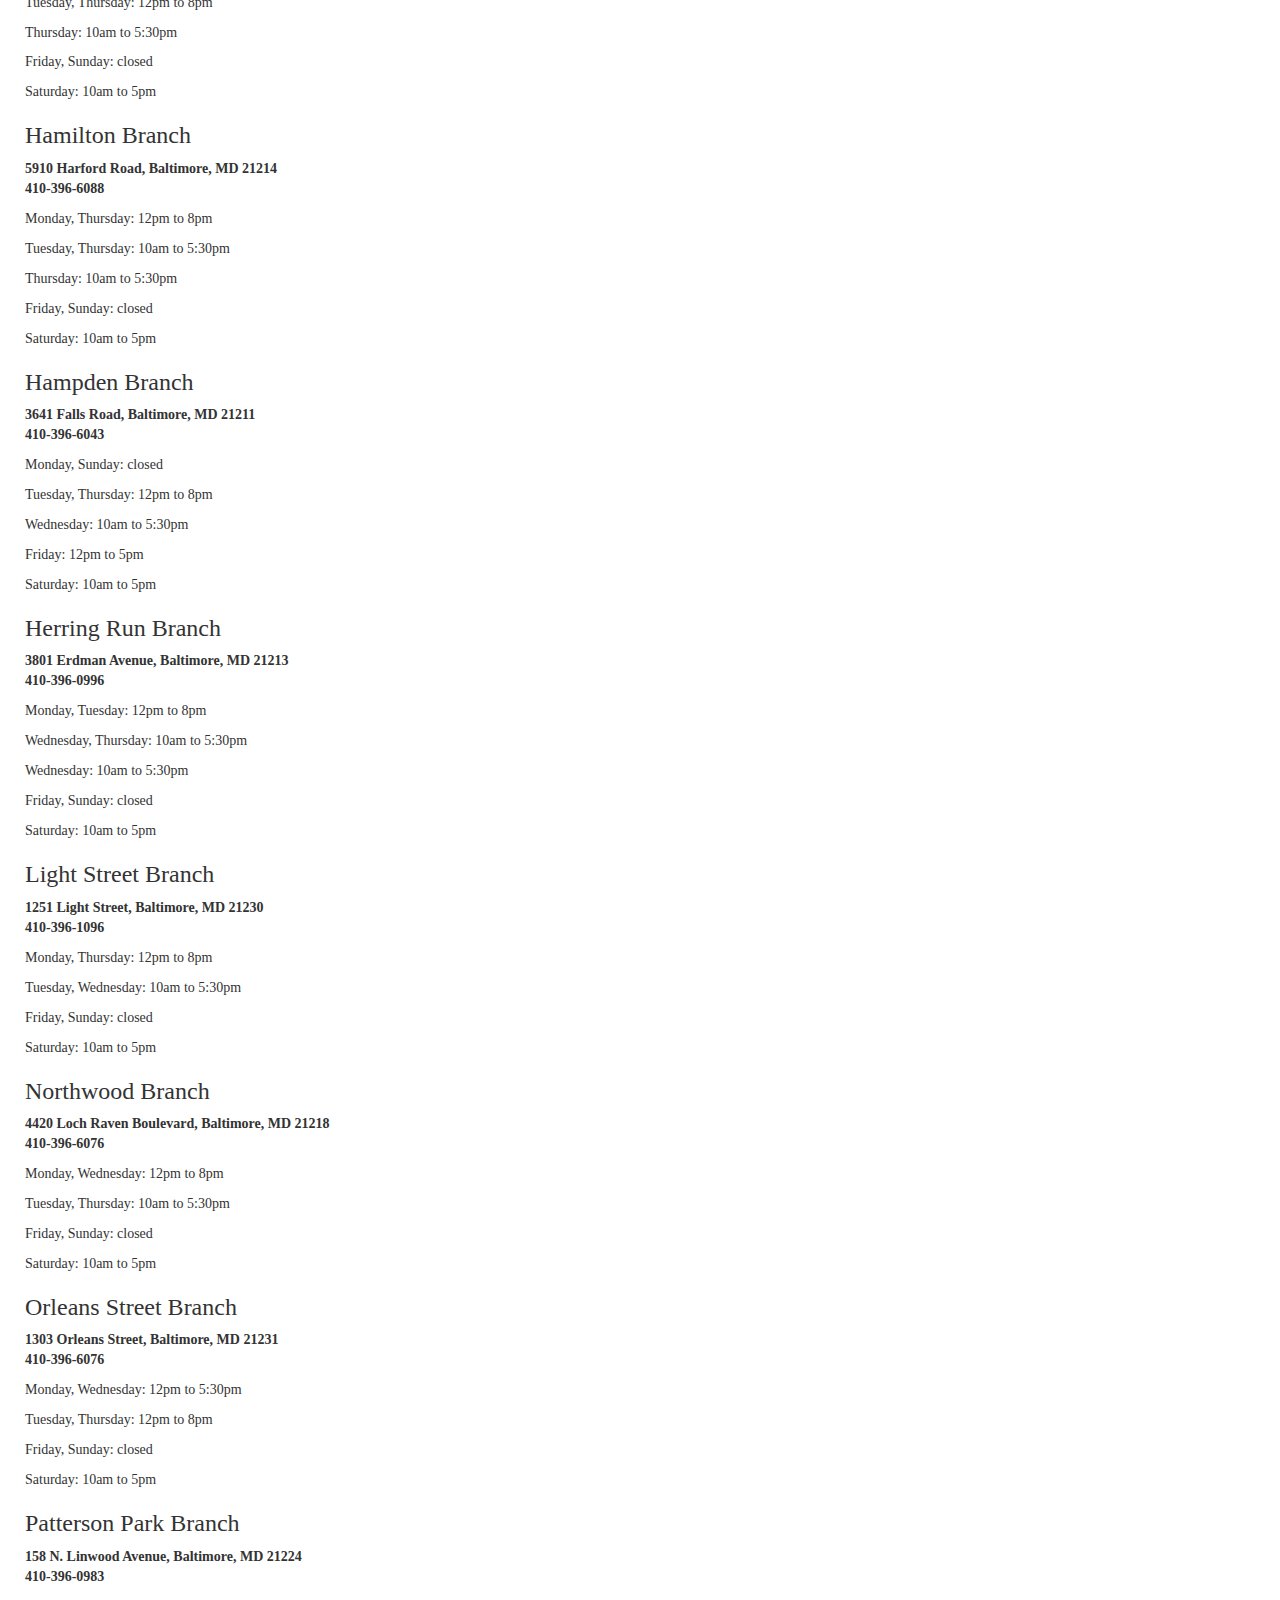
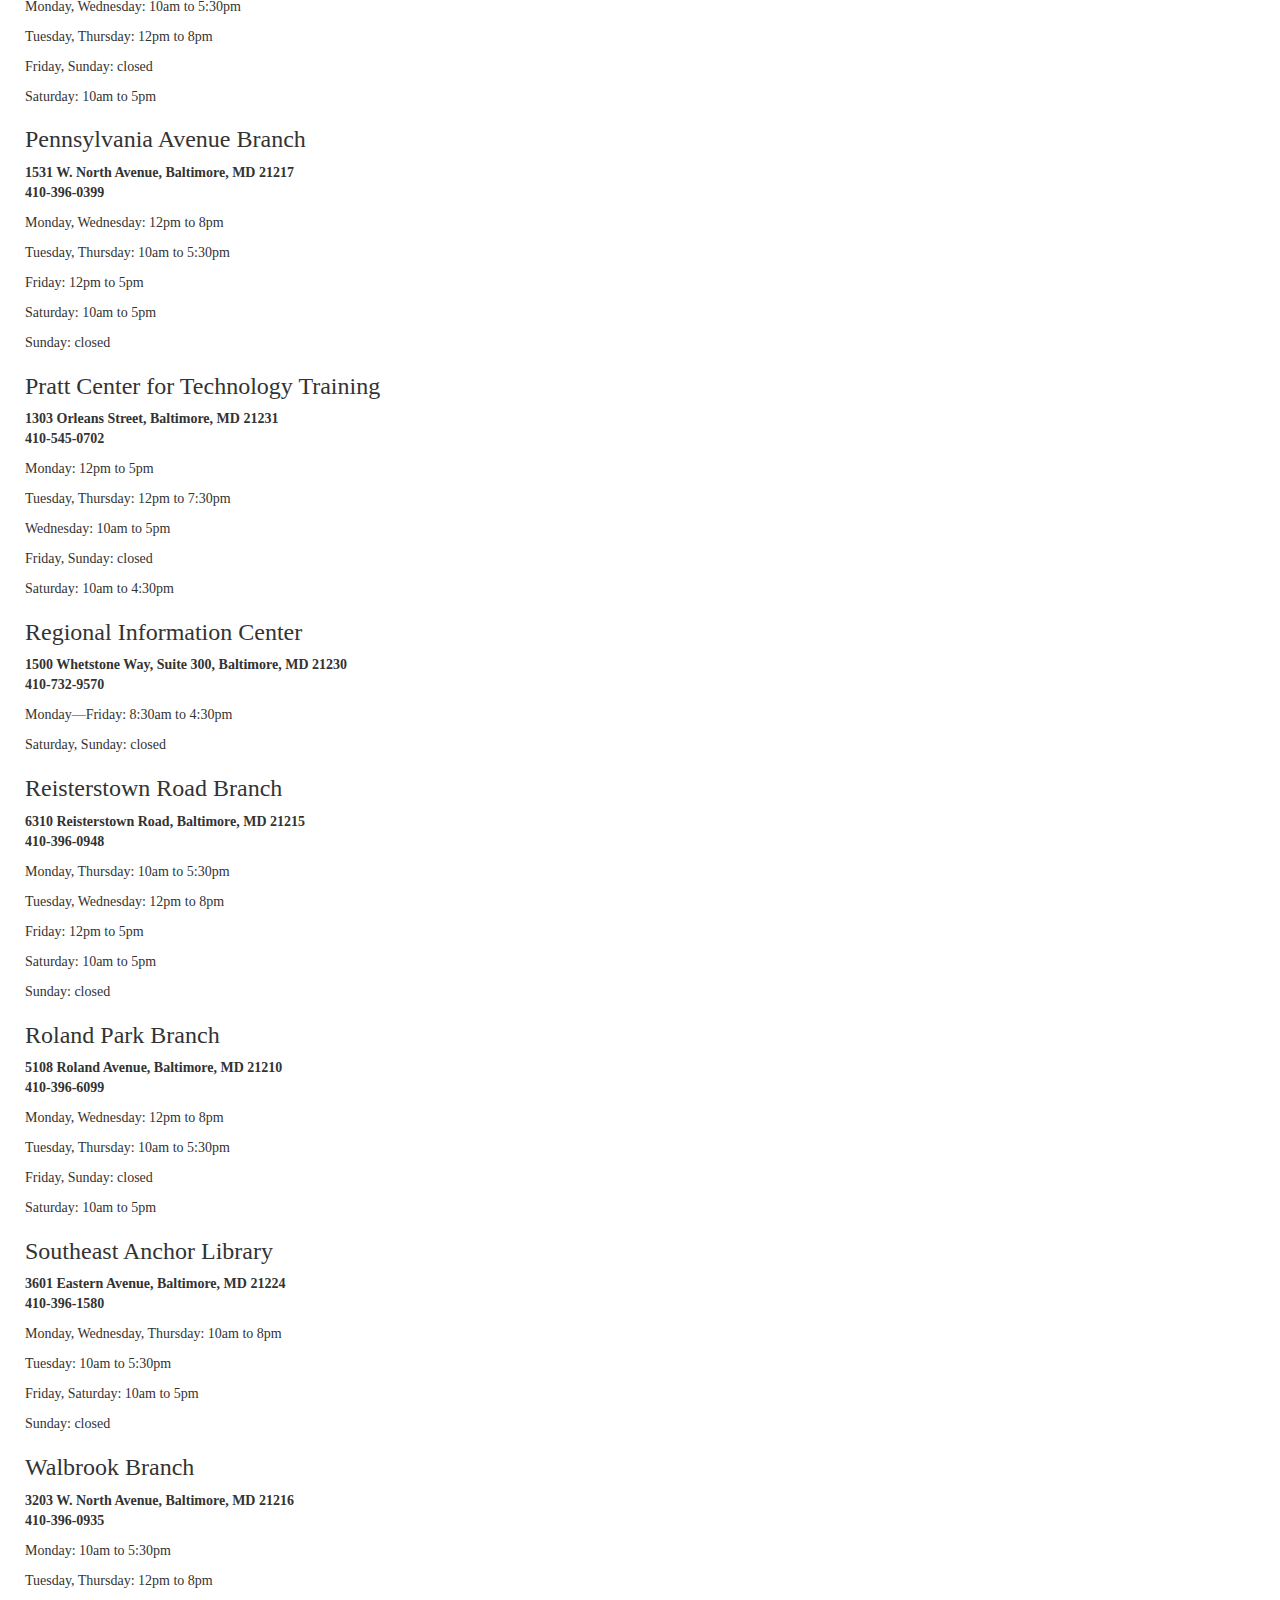
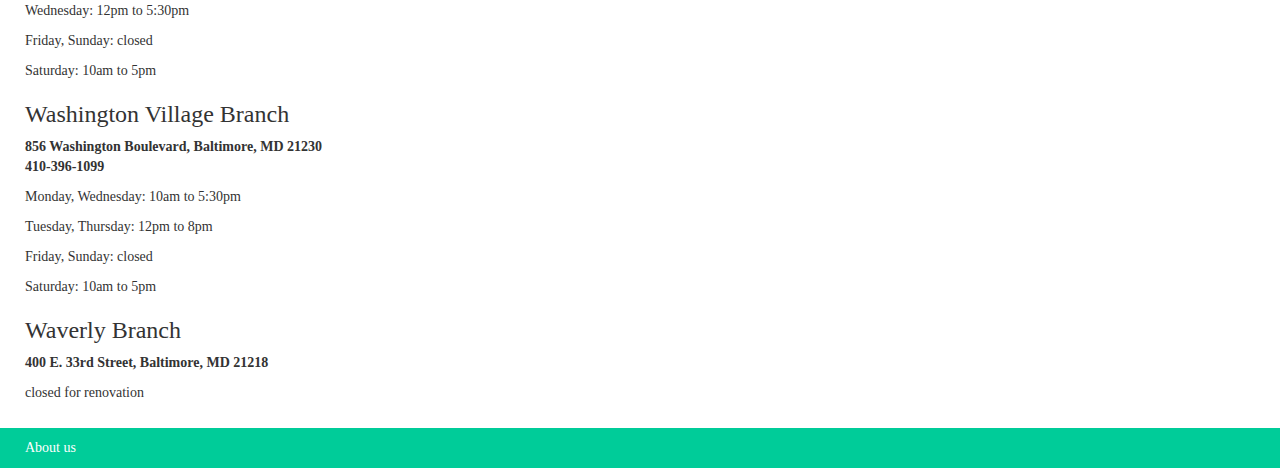
<file: hours.html>
<!DOCTYPE html>
<!--[if lt IE 7]>      <html class="no-js lt-ie9 lt-ie8 lt-ie7"> <![endif]-->
<!--[if IE 7]>         <html class="no-js lt-ie9 lt-ie8"> <![endif]-->
<!--[if IE 8]>         <html class="no-js lt-ie9"> <![endif]-->
<!--[if gt IE 8]><!--> <html class="no-js"> <!--<![endif]-->
    <head>
        <meta charset="utf-8">
        <meta http-equiv="X-UA-Compatible" content="IE=edge">
        <title>Enoch Pratt Free Library</title>
        <meta name="description" content="">
        <meta name="viewport" content="width=device-width, initial-scale=1">

        <!-- Place favicon.ico and apple-touch-icon.png in the root directory -->

       
        <link rel="stylesheet" href="css/main.css">
        <script src="js/vendor/modernizr-2.6.2.min.js"></script>
    </head>
    <body>
        <!--[if lt IE 7]>
            <p class="browsehappy">You are using an <strong>outdated</strong> browser. Please <a href="http://browsehappy.com/">upgrade your browser</a> to improve your experience.</p>
        <![endif]-->

        <!-- Add your site or application content here -->
  <div class="top">      
        <nav class="navbar navbar-default" role="navigation">
  <div class="container-fluid">
    <!-- Brand and toggle get grouped for better mobile display -->
    <div class="navbar-header">
      <button type="button" class="navbar-toggle" data-toggle="collapse" data-target="#bs-example-navbar-collapse-1">
        <span class="sr-only">Toggle navigation</span>
        <span class="icon-bar"></span>
        <span class="icon-bar"></span>
        <span class="icon-bar"></span>
      </button>
      <a class="navbar-brand" href="index.html">Enoch Pratt Free Library</a>
    </div>

    <!-- Collect the nav links, forms, and other content for toggling -->
    <div class="collapse navbar-collapse" id="bs-example-navbar-collapse-1">
      <ul class="nav navbar-nav">
        <li><a href="#">CALENDAR</a></li>
        <li><a href="hours.html">HOURS & LOCATIONS</a></li>
        <li><a href="media.html">DIGITAL MEDIA</a></li>
        <li class="dropdown">
          <a href="browse.html" class="dropdown-toggle" data-toggle="dropdown">BROWSE<b class="caret"></b></a>
          <ul class="dropdown-menu">
            <li><a href="browse.html">Books</a></li>
            <li><a href="#">Audio</a></li>
            <li><a href="#">Movies</a></li>
            <li class="divider"></li>
            <li><a href="#">Romance</a></li>
            <li><a href="#">Classics</a></li>
            <li><a href="#">Nonfiction</a></li>
            <li class="divider"></li>
            <li><a href="#">Popular</a></li>
          </ul>
        </li>
      </ul>
      
      <ul class="nav navbar-nav navbar-right">
        <li><a href="account.html">MY ACCOUNT</a></li>
      </ul>
    </div><!-- /.navbar-collapse -->
  </div><!-- /.container-fluid -->
</nav>

<form role="search">
        <div class="form-group">
          <input type="text" class="form-control" placeholder="Search the Catalog">
        </div>
        
</form>

</div>


<div class="map">
<script type="text/javascript" src="http://maps.google.com/maps/api/js?sensor=false"></script><div style="overflow:hidden;height:400px;width:600px;"><div id="gmap_canvas" style="height:400px;width:600px;"></div><a class="google-map-data" href="http://gefaellt-mir-button.com" id="get-map-data">http://gefaellt-mir-button.com</a><iframe src="http://www.embed-google-map.com/map-embed.php"></iframe><a class="google-map-data" href="http://www.stromvergleich-uebersicht.de" id="get-map-data">stromvergleich</a></div><script type="text/javascript"> function init_map(){var myOptions = {zoom:14,center:new google.maps.LatLng(39.2945536,-76.61725419999999),mapTypeId: google.maps.MapTypeId.ROADMAP};map = new google.maps.Map(document.getElementById("gmap_canvas"), myOptions);marker = new google.maps.Marker({map: map,position: new google.maps.LatLng(39.2945536, -76.61725419999999)});infowindow = new google.maps.InfoWindow({content:"<div style='position:relative;line-height:1.34;overflow:show;white-space:nowrap;display:block;'><div style='margin-bottom:2px;font-weight:500;'>Enoch Pratt Central Library</div><span>400 Cathedral St <br> 21201 Baltimore</span></div>" });google.maps.event.addListener(marker, "click", function(){infowindow.open(map,marker);});infowindow.open(map,marker);}google.maps.event.addDomListener(window, 'load', init_map);</script>
</div>


<div class="content">

<h3>Central Library</h3>
<li>400 Cathedral Street, Baltimore, MD 21201</li>
<li>410-396-5430</li>
<ul> </ul>
<p>Monday—Wednesday: 10am to 7pm</p>
<p>Thursday—Saturday: 10am to 5pm</p>
<p>Sunday: 1pm to 5pm (October—May)</p>


<h3>Brooklyn Branch</h3>
<li>300 E. Patapsco Avenue, Baltimore, MD 21225</li>
<li>410-396-1120</li>
<ul> </ul>
<p>Monday, Wednesday: 12pm to 8pm</p>
<p>Tuesday, Thursday: 10am to 5:30pm</p>
<p>Friday, Sunday: closed</p>
<p>Saturday: 10am to 5pm</p>

<h3>Canton Branch</h3>
<li>1030 S. Ellwood Avenue, Baltimore, MD 21224</li>
<ul> </ul>
<p>closed for renovation</p>

<h3>Cherry Hill Branch</h3>
<li>606 Cherry Hill Road, Baltimore, MD 21225</li>
<li>410-396-1168</li>
<ul> </ul>
<p>Monday, Sunday: Closed</p>
<p>Tuesday, Thursday: 12pm to 8pm</p>
<p>Wednesday: 10am to 5:30pm</p>
<p>Friday, Saturday: 10am to 5pm</p>

<h3>Clifton Branch</h3>
<li>2001 N. Wolfe Street, Baltimore, MD 21213</li>
<li>410-396-0984</li>
<ul> </ul>
<p>Monday—Wednesday: 1pm-5:30pm</p>
<p>Thursday, Saturday, Sunday: closed</p>
<p>Friday: 1pm to 5pm</p>

<h3>Edmonson Avenue Branch</h3>
<li>2001 N. Wolfe Street, Baltimore, MD 21213</li>
<li>410-396-0984</li>
<ul> </ul>
<p>Monday—Wednesday: 1pm-5:30pm</p>
<p>Thursday, Saturday, Sunday: closed</p>
<p>Friday: 1pm to 5pm</p>

<h3>Forest Park Branch</h3>
<li>3023 Garrison Boulevard, Baltimore, MD 21216</li>
<li>410-396-0942</li>
<ul> </ul>
<p>Monday, Wednesday: 12pm-8pm</p>
<p>Tuesday: 12pm to 5:30pm</p>
<p>Thursday: 10am to 5:30pm</p>
<p>Friday, Sunday: closed</p>
<p>Saturday: 10am to 5pm</p>

<h3>Govans Branch</h3>
<li>5714 Bellona Avenue, Baltimore, MD 21212</li>
<li>410-396-6098</li>
<ul> </ul>
<p>Monday, Sunday: closed</p>
<p>Tuesday, Thursday: 12pm to 8pm</p>
<p>Thursday: 10am to 5:30pm</p>
<p>Friday, Sunday: closed</p>
<p>Saturday: 10am to 5pm</p>

<h3>Hamilton Branch</h3>
<li>5910 Harford Road, Baltimore, MD 21214</li>
<li>410-396-6088</li>
<ul> </ul>
<p>Monday, Thursday: 12pm to 8pm</p>
<p>Tuesday, Thursday: 10am to 5:30pm</p>
<p>Thursday: 10am to 5:30pm</p>
<p>Friday, Sunday: closed</p>
<p>Saturday: 10am to 5pm</p>

<h3>Hampden Branch</h3>
<li>3641 Falls Road, Baltimore, MD 21211</li>
<li>410-396-6043</li>
<ul> </ul>
<p>Monday, Sunday: closed</p>
<p>Tuesday, Thursday: 12pm to 8pm</p>
<p>Wednesday: 10am to 5:30pm</p>
<p>Friday: 12pm to 5pm</p>
<p>Saturday: 10am to 5pm</p>

<h3>Herring Run Branch</h3>
<li>3801 Erdman Avenue, Baltimore, MD 21213</li>
<li>410-396-0996</li>
<ul> </ul>
<p>Monday, Tuesday: 12pm to 8pm</p>
<p>Wednesday, Thursday: 10am to 5:30pm</p>
<p>Wednesday: 10am to 5:30pm</p>
<p>Friday, Sunday: closed</p>
<p>Saturday: 10am to 5pm</p>

<h3>Light Street Branch</h3>
<li>1251 Light Street, Baltimore, MD 21230</li>
<li>410-396-1096</li>
<ul> </ul>
<p>Monday, Thursday: 12pm to 8pm</p>
<p>Tuesday, Wednesday: 10am to 5:30pm</p>
<p>Friday, Sunday: closed</p>
<p>Saturday: 10am to 5pm</p>

<h3>Northwood Branch</h3>
<li>4420 Loch Raven Boulevard, Baltimore, MD 21218</li>
<li>410-396-6076</li>
<ul> </ul>
<p>Monday, Wednesday: 12pm to 8pm</p>
<p>Tuesday, Thursday: 10am to 5:30pm</p>
<p>Friday, Sunday: closed</p>
<p>Saturday: 10am to 5pm</p>

<h3>Orleans Street Branch</h3>
<li>1303 Orleans Street, Baltimore, MD 21231</li>
<li>410-396-6076</li>
<ul> </ul>
<p>Monday, Wednesday: 12pm to 5:30pm</p>
<p>Tuesday, Thursday: 12pm to 8pm</p>
<p>Friday, Sunday: closed</p>
<p>Saturday: 10am to 5pm</p>

<h3>Patterson Park Branch</h3>
<li>158 N. Linwood Avenue, Baltimore, MD 21224</li>
<li>410-396-0983</li>
<ul> </ul>
<p>Monday, Wednesday: 10am to 5:30pm</p>
<p>Tuesday, Thursday: 12pm to 8pm</p>
<p>Friday, Sunday: closed</p>
<p>Saturday: 10am to 5pm</p>

<h3>Pennsylvania Avenue Branch</h3>
<li>1531 W. North Avenue, Baltimore, MD 21217</li>
<li>410-396-0399</li>
<ul> </ul>
<p>Monday, Wednesday: 12pm to 8pm</p>
<p>Tuesday, Thursday: 10am to 5:30pm</p>
<p>Friday: 12pm to 5pm</p>
<p>Saturday: 10am to 5pm</p>
<p>Sunday: closed</p>

<h3>Pratt Center for Technology Training</h3>
<li>1303 Orleans Street, Baltimore, MD 21231</li>
<li>410-545-0702</li>
<ul> </ul>
<p>Monday: 12pm to 5pm</p>
<p>Tuesday, Thursday: 12pm to 7:30pm</p>
<p>Wednesday: 10am to 5pm</p>
<p>Friday, Sunday: closed</p>
<p>Saturday: 10am to 4:30pm</p>

<h3>Regional Information Center</h3>
<li>1500 Whetstone Way, Suite 300, Baltimore, MD 21230</li>
<li>410-732-9570</li>
<ul> </ul>
<p>Monday—Friday: 8:30am to 4:30pm</p>
<p>Saturday, Sunday: closed</p>

<h3>Reisterstown Road Branch</h3>
<li>6310 Reisterstown Road, Baltimore, MD 21215</li>
<li>410-396-0948</li>
<ul> </ul>
<p>Monday, Thursday: 10am to 5:30pm</p>
<p>Tuesday, Wednesday: 12pm to 8pm</p>
<p>Friday: 12pm to 5pm</p>
<p>Saturday: 10am to 5pm</p>
<p>Sunday: closed</p>

<h3>Roland Park Branch</h3>
<li>5108 Roland Avenue, Baltimore, MD 21210</li>
<li>410-396-6099</li>
<ul> </ul>
<p>Monday, Wednesday: 12pm to 8pm</p>
<p>Tuesday, Thursday: 10am to 5:30pm</p>
<p>Friday, Sunday: closed</p>
<p>Saturday: 10am to 5pm</p>

<h3>Southeast Anchor Library</h3>
<li>3601 Eastern Avenue, Baltimore, MD 21224</li>
<li>410-396-1580</li>
<ul> </ul>
<p>Monday, Wednesday, Thursday: 10am to 8pm</p>
<p>Tuesday: 10am to 5:30pm</p>
<p>Friday, Saturday: 10am to 5pm</p>
<p>Sunday: closed</p>

<h3>Walbrook Branch</h3>
<li>3203 W. North Avenue, Baltimore, MD 21216</li>
<li>410-396-0935</li>
<ul> </ul>
<p>Monday: 10am to 5:30pm</p>
<p>Tuesday, Thursday: 12pm to 8pm</p>
<p>Wednesday: 12pm to 5:30pm</p>
<p>Friday, Sunday: closed</p>
<p>Saturday: 10am to 5pm</p>

<h3>Washington Village Branch</h3>
<li>856 Washington Boulevard, Baltimore, MD 21230</li>
<li>410-396-1099</li>
<ul> </ul>
<p>Monday, Wednesday: 10am to 5:30pm</p>
<p>Tuesday, Thursday: 12pm to 8pm</p>
<p>Friday, Sunday: closed</p>
<p>Saturday: 10am to 5pm</p>

<h3>Waverly Branch</h3>
<li>400 E. 33rd Street, Baltimore, MD 21218</li>
<ul> </ul>
<p>closed for renovation</p>


</div>




<div class="footer"><a href=#>About us</a></div>

        <script src="//ajax.googleapis.com/ajax/libs/jquery/1.10.2/jquery.min.js"></script>
        <script>window.jQuery || document.write('<script src="js/vendor/jquery-1.10.2.min.js"><\/script>')</script>
        <script src="js/vendor/bootstrap.js"></script>
        <script src="js/vendor/bootstrap/collapse.js"></script>
        <script src="js/vendor/bootstrap/dropdown.js"></script>
        <script src="js/plugins.js"></script>
        <script src="js/main.js"></script>

        <!-- Google Analytics: change UA-XXXXX-X to be your site's ID. -->
        <script>
            (function(b,o,i,l,e,r){b.GoogleAnalyticsObject=l;b[l]||(b[l]=
            function(){(b[l].q=b[l].q||[]).push(arguments)});b[l].l=+new Date;
            e=o.createElement(i);r=o.getElementsByTagName(i)[0];
            e.src='//www.google-analytics.com/analytics.js';
            r.parentNode.insertBefore(e,r)}(window,document,'script','ga'));
            ga('create','UA-XXXXX-X');ga('send','pageview');
        </script>
        <script>document.write('<script src="http://' + (location.host || 'localhost').split(':')[0] + ':35729/livereload.js?snipver=1"></' + 'script>')</script>
    </body>
</html>
</file>
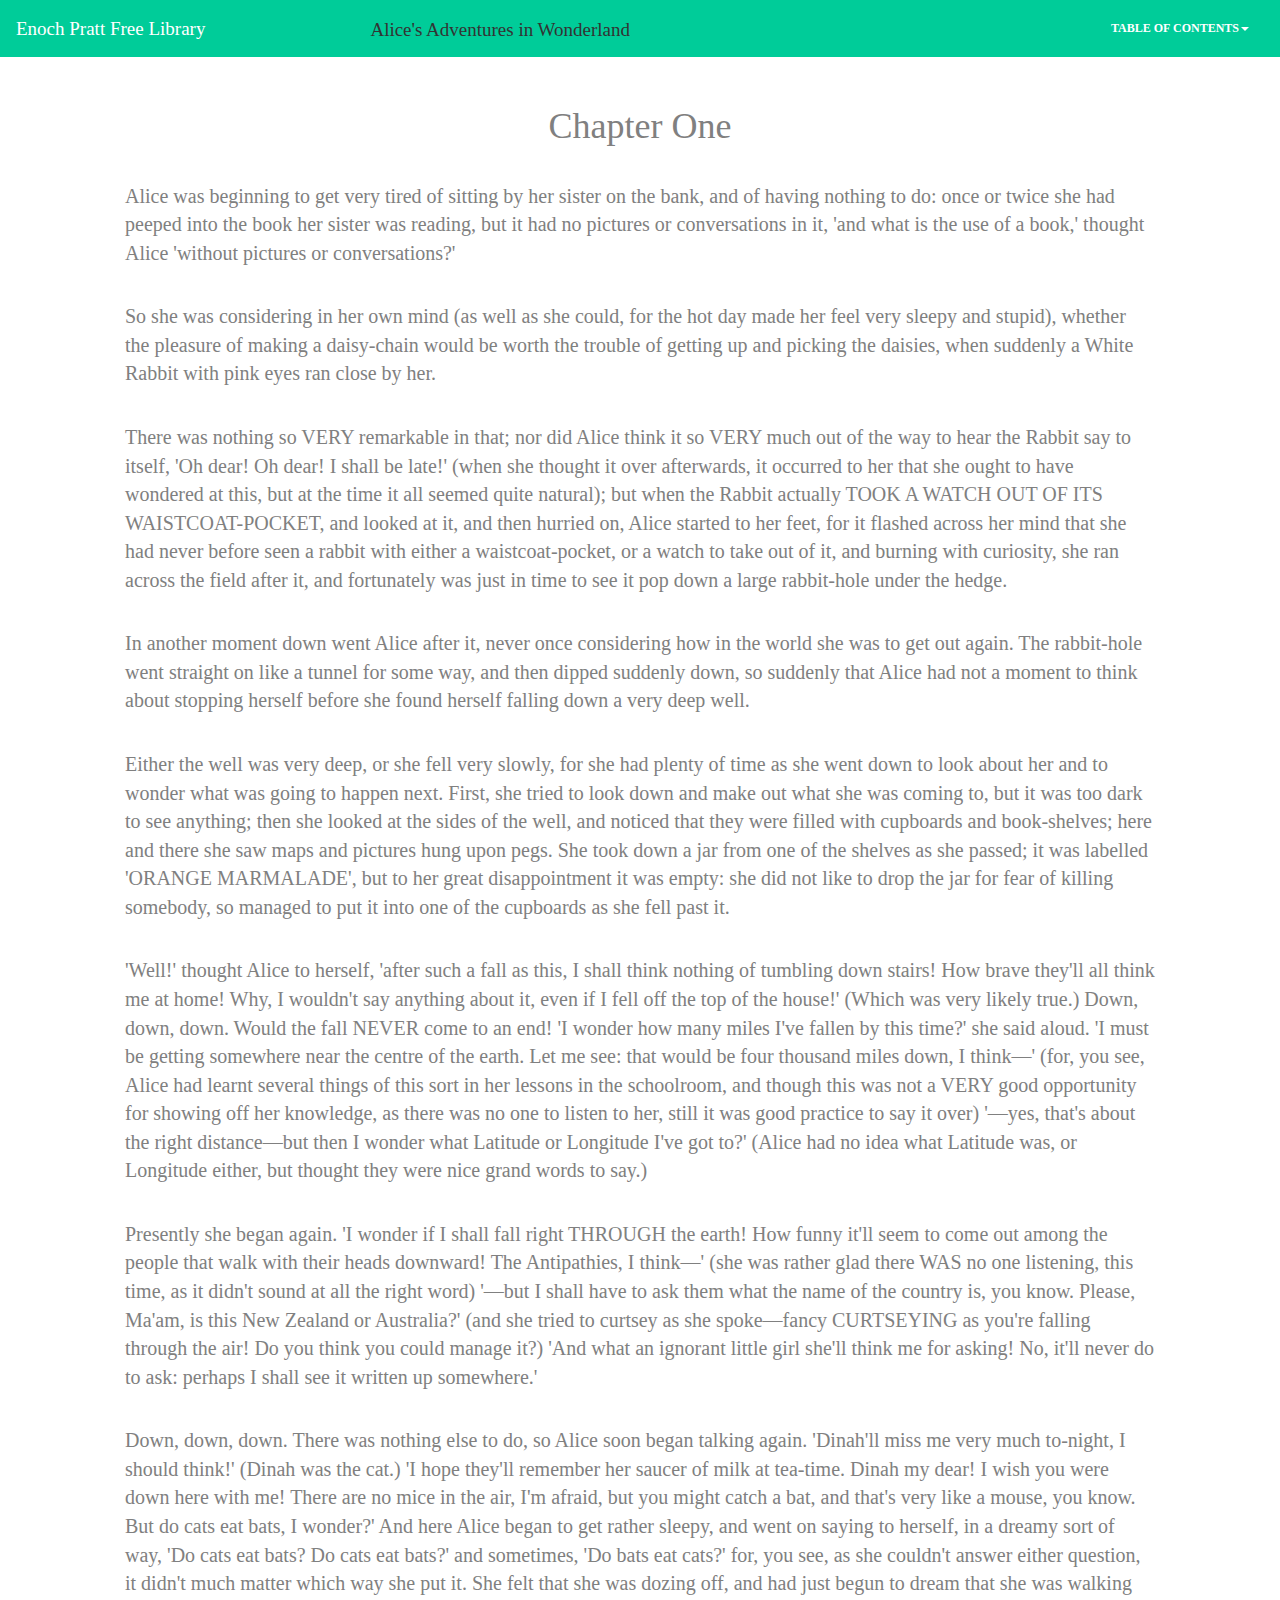
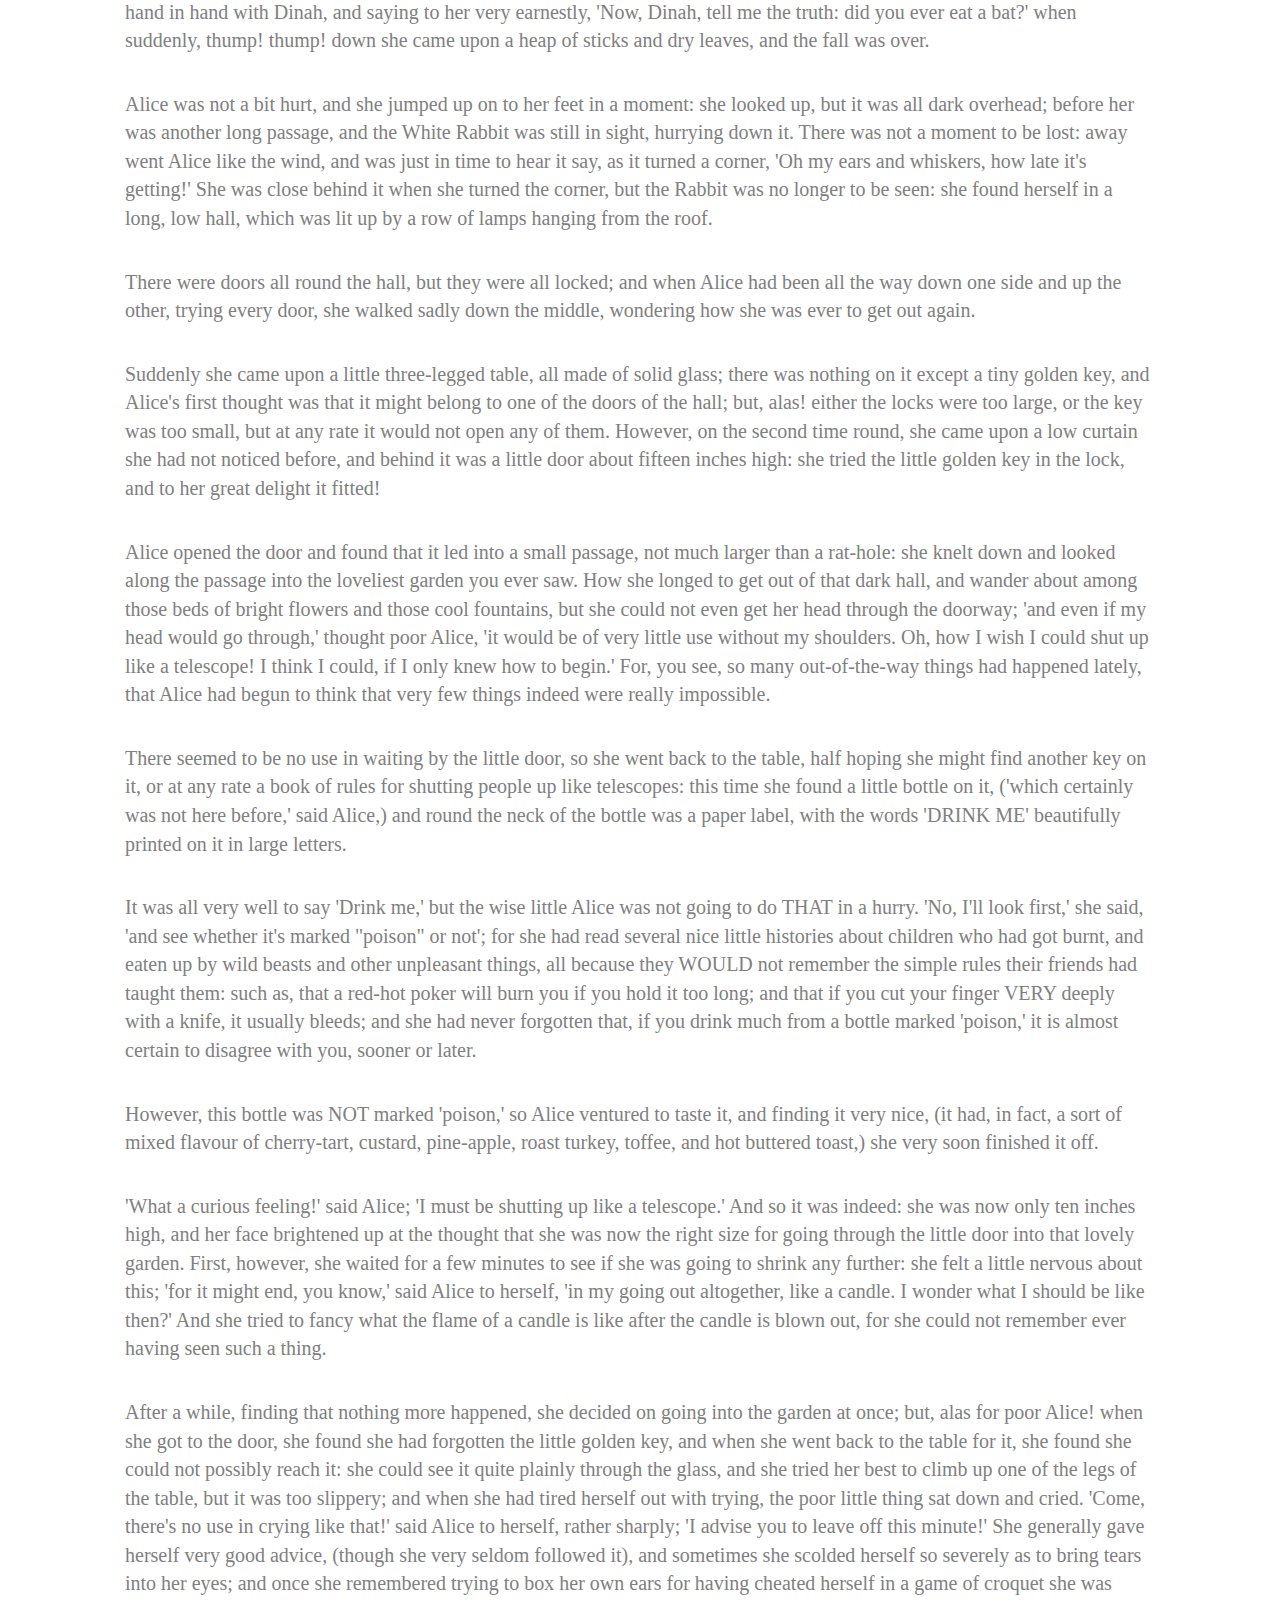
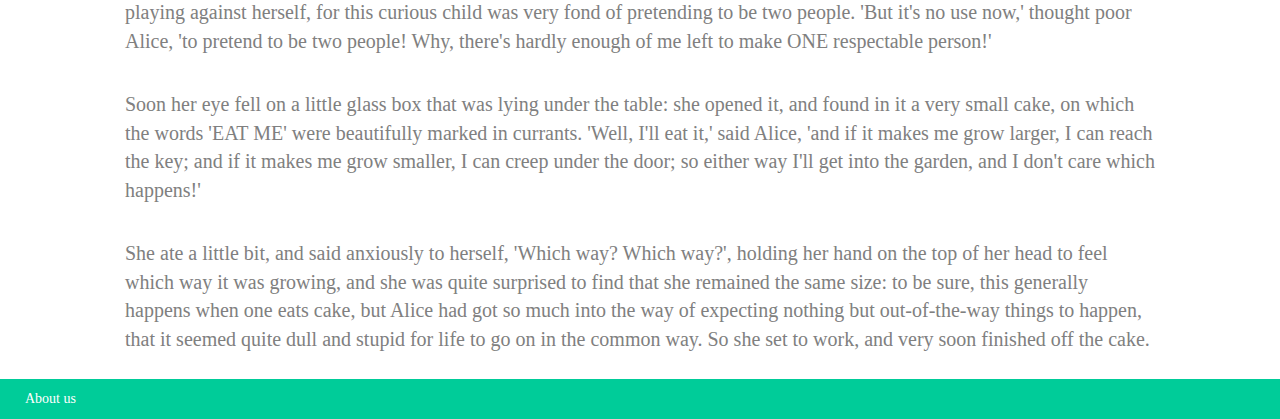
<file: media.html>
<!DOCTYPE html>
<!--[if lt IE 7]>      <html class="no-js lt-ie9 lt-ie8 lt-ie7"> <![endif]-->
<!--[if IE 7]>         <html class="no-js lt-ie9 lt-ie8"> <![endif]-->
<!--[if IE 8]>         <html class="no-js lt-ie9"> <![endif]-->
<!--[if gt IE 8]><!--> <html class="no-js"> <!--<![endif]-->
    <head>
        <meta charset="utf-8">
        <meta http-equiv="X-UA-Compatible" content="IE=edge">
        <title>Enoch Pratt Free Library</title>
        <meta name="description" content="">
        <meta name="viewport" content="width=device-width, initial-scale=1">

        <!-- Place favicon.ico and apple-touch-icon.png in the root directory -->

       
        <link rel="stylesheet" href="css/main.css">
        <script src="js/vendor/modernizr-2.6.2.min.js"></script>
         <script src="js/vendor/bootstrap/modal.js"></script>
    </head>
    <body>
        <!--[if lt IE 7]>
            <p class="browsehappy">You are using an <strong>outdated</strong> browser. Please <a href="http://browsehappy.com/">upgrade your browser</a> to improve your experience.</p>
        <![endif]-->

        <!-- Add your site or application content here -->
       
        <nav class="navbar navbar-default"role="navigation">

  <div class="container-fluid">
    <!-- Brand and toggle get grouped for better mobile display -->
    <div class="navbar-header">
      <button type="button" class="navbar-toggle" data-toggle="collapse" data-target="#bs-example-navbar-collapse-1">
        <span class="sr-only">Toggle navigation</span>
        <span class="icon-bar"></span>
        <span class="icon-bar"></span>
        <span class="icon-bar"></span>
      </button>
      <a class="navbar-brand" href="index.html">Enoch Pratt Free Library</a>

    </div> 
    <!-- Collect the nav links, forms, and other content for toggling -->
    <div class="collapse navbar-collapse" id="bs-example-navbar-collapse-1">
      <ul class="nav navbar-nav">
        <h1 class="book-title">Alice's Adventures in Wonderland</h1>
        
      </ul>
      
      <ul class="nav navbar-nav navbar-right">
         <li class="dropdown">
          <a href="#" class="dropdown-toggle" data-toggle="dropdown">TABLE OF CONTENTS<b class="caret"></b></a>
          <ul class="dropdown-menu">
            <li><a href="#">Chapter 1</a></li>
            <li><a href="#">Chapter 2</a></li>
            <li><a href="#">Chapter 3</a></li>
            <li><a href="#">Chapter 4</a></li>
            <li><a href="#">Chapter 5</a></li>
            <li><a href="#">Chapter 6</a></li>
            <li><a href="#">Chapter 7</a></li>
            <li><a href="#">Chapter 8</a></li>
            <li><a href="#">Chapter 9</a></li>
            <li><a href="#">Chapter 10</a></li>
            <li><a href="#">Chapter 11</a></li>
            <li><a href="#">Chapter 12</a></li>
          </ul>
        </li>
      </ul>
    </div><!-- /.navbar-collapse -->
  </div><!-- /.container-fluid -->
</nav>

</nav>


<div class="reader">
  <h1>Chapter One</h1>
  

  <p>Alice was beginning to get very tired of sitting by her sister on the bank, and of having nothing to do: once or twice she had peeped into the book her sister was reading, but it had no pictures or conversations in it, 'and what is the use of a book,' thought Alice 'without pictures or conversations?'</p>
<p>So she was considering in her own mind (as well as she could, for the hot day made her feel very sleepy and stupid), whether the pleasure of making a daisy-chain would be worth the trouble of getting up and picking the daisies, when suddenly a White Rabbit with pink eyes ran close by her.</p>
<p>There was nothing so VERY remarkable in that; nor did Alice think it so VERY much out of the way to hear the Rabbit say to itself, 'Oh dear! Oh dear! I shall be late!' (when she thought it over afterwards, it occurred to her that she ought to have wondered at this, but at the time it all seemed quite natural); but when the Rabbit actually TOOK A WATCH OUT OF ITS WAISTCOAT-POCKET, and looked at it, and then hurried on, Alice started to her feet, for it flashed across her mind that she had never before seen a rabbit with either a waistcoat-pocket, or a watch to take out of it, and burning with curiosity, she ran across the field after it, and fortunately was just in time to see it pop down a large rabbit-hole under the hedge.</p>
<p>In another moment down went Alice after it, never once considering how in the world she was to get out again.
The rabbit-hole went straight on like a tunnel for some way, and then dipped suddenly down, so suddenly that Alice had not a moment to think about stopping herself before she found herself falling down a very deep well.</p>
<p>Either the well was very deep, or she fell very slowly, for she had plenty of time as she went down to look about her and to wonder what was going to happen next. First, she tried to look down and make out what she was coming to, but it was too dark to see anything; then she looked at the sides of the well, and noticed that they were filled with cupboards and book-shelves; here and there she saw maps and pictures hung upon pegs. She took down a jar from one of the shelves as she passed; it was labelled 'ORANGE MARMALADE', but to her great disappointment it was empty: she did not like to drop the jar for fear of killing somebody, so managed to put it into one of the cupboards as she fell past it.</p>
<p>'Well!' thought Alice to herself, 'after such a fall as this, I shall think nothing of tumbling down stairs! How brave they'll all think me at home! Why, I wouldn't say anything about it, even if I fell off the top of the house!' (Which was very likely true.)
Down, down, down. Would the fall NEVER come to an end! 'I wonder how many miles I've fallen by this time?' she said aloud. 'I must be getting somewhere near the centre of the earth. Let me see: that would be four thousand miles down, I think—' (for, you see, Alice had learnt several things of this sort in her lessons in the schoolroom, and though this was not a VERY good opportunity for showing off her knowledge, as there was no one to listen to her, still it was good practice to say it over) '—yes, that's about the right distance—but then I wonder what Latitude or Longitude I've got to?' (Alice had no idea what Latitude was, or Longitude either, but thought they were nice grand words to say.)</p>
<p>Presently she began again. 'I wonder if I shall fall right THROUGH the earth! How funny it'll seem to come out among the people that walk with their heads downward! The Antipathies, I think—' (she was rather glad there WAS no one listening, this time, as it didn't sound at all the right word) '—but I shall have to ask them what the name of the country is, you know. Please, Ma'am, is this New Zealand or Australia?' (and she tried to curtsey as she spoke—fancy CURTSEYING as you're falling through the air! Do you think you could manage it?) 'And what an ignorant little girl she'll think me for asking! No, it'll never do to ask: perhaps I shall see it written up somewhere.'</p>
<p>Down, down, down. There was nothing else to do, so Alice soon began talking again. 'Dinah'll miss me very much to-night, I should think!' (Dinah was the cat.) 'I hope they'll remember her saucer of milk at tea-time. Dinah my dear! I wish you were down here with me! There are no mice in the air, I'm afraid, but you might catch a bat, and that's very like a mouse, you know. But do cats eat bats, I wonder?' And here Alice began to get rather sleepy, and went on saying to herself, in a dreamy sort of way, 'Do cats eat bats? Do cats eat bats?' and sometimes, 'Do bats eat cats?' for, you see, as she couldn't answer either question, it didn't much matter which way she put it. She felt that she was dozing off, and had just begun to dream that she was walking hand in hand with Dinah, and saying to her very earnestly, 'Now, Dinah, tell me the truth: did you ever eat a bat?' when suddenly, thump! thump! down she came upon a heap of sticks and dry leaves, and the fall was over.</p>
<p>Alice was not a bit hurt, and she jumped up on to her feet in a moment: she looked up, but it was all dark overhead; before her was another long passage, and the White Rabbit was still in sight, hurrying down it. There was not a moment to be lost: away went Alice like the wind, and was just in time to hear it say, as it turned a corner, 'Oh my ears and whiskers, how late it's getting!' She was close behind it when she turned the corner, but the Rabbit was no longer to be seen: she found herself in a long, low hall, which was lit up by a row of lamps hanging from the roof.</p>
<p>There were doors all round the hall, but they were all locked; and when Alice had been all the way down one side and up the other, trying every door, she walked sadly down the middle, wondering how she was ever to get out again.<p>Suddenly she came upon a little three-legged table, all made of solid glass; there was nothing on it except a tiny golden key, and Alice's first thought was that it might belong to one of the doors of the hall; but, alas! either the locks were too large, or the key was too small, but at any rate it would not open any of them. However, on the second time round, she came upon a low curtain she had not noticed before, and behind it was a little door about fifteen inches high: she tried the little golden key in the lock, and to her great delight it fitted!</p>
<p>Alice opened the door and found that it led into a small passage, not much larger than a rat-hole: she knelt down and looked along the passage into the loveliest garden you ever saw. How she longed to get out of that dark hall, and wander about among those beds of bright flowers and those cool fountains, but she could not even get her head through the doorway; 'and even if my head would go through,' thought poor Alice, 'it would be of very little use without my shoulders. Oh, how I wish I could shut up like a telescope! I think I could, if I only knew how to begin.' For, you see, so many out-of-the-way things had happened lately, that Alice had begun to think that very few things indeed were really impossible.</p>
<p>There seemed to be no use in waiting by the little door, so she went back to the table, half hoping she might find another key on it, or at any rate a book of rules for shutting people up like telescopes: this time she found a little bottle on it, ('which certainly was not here before,' said Alice,) and round the neck of the bottle was a paper label, with the words 'DRINK ME' beautifully printed on it in large letters.</p>
<p>It was all very well to say 'Drink me,' but the wise little Alice was not going to do THAT in a hurry. 'No, I'll look first,' she said, 'and see whether it's marked "poison" or not'; for she had read several nice little histories about children who had got burnt, and eaten up by wild beasts and other unpleasant things, all because they WOULD not remember the simple rules their friends had taught them: such as, that a red-hot poker will burn you if you hold it too long; and that if you cut your finger VERY deeply with a knife, it usually bleeds; and she had never forgotten that, if you drink much from a bottle marked 'poison,' it is almost certain to disagree with you, sooner or later.</p>
<p>However, this bottle was NOT marked 'poison,' so Alice ventured to taste it, and finding it very nice, (it had, in fact, a sort of mixed flavour of cherry-tart, custard, pine-apple, roast turkey, toffee, and hot buttered toast,) she very soon finished it off.</p>
<p>'What a curious feeling!' said Alice; 'I must be shutting up like a telescope.'
And so it was indeed: she was now only ten inches high, and her face brightened up at the thought that she was now the right size for going through the little door into that lovely garden. First, however, she waited for a few minutes to see if she was going to shrink any further: she felt a little nervous about this; 'for it might end, you know,' said Alice to herself, 'in my going out altogether, like a candle. I wonder what I should be like then?' And she tried to fancy what the flame of a candle is like after the candle is blown out, for she could not remember ever having seen such a thing.</p>
<p>After a while, finding that nothing more happened, she decided on going into the garden at once; but, alas for poor Alice! when she got to the door, she found she had forgotten the little golden key, and when she went back to the table for it, she found she could not possibly reach it: she could see it quite plainly through the glass, and she tried her best to climb up one of the legs of the table, but it was too slippery; and when she had tired herself out with trying, the poor little thing sat down and cried.
'Come, there's no use in crying like that!' said Alice to herself, rather sharply; 'I advise you to leave off this minute!' She generally gave herself very good advice, (though she very seldom followed it), and sometimes she scolded herself so severely as to bring tears into her eyes; and once she remembered trying to box her own ears for having cheated herself in a game of croquet she was playing against herself, for this curious child was very fond of pretending to be two people. 'But it's no use now,' thought poor Alice, 'to pretend to be two people! Why, there's hardly enough of me left to make ONE respectable person!'</p>
<p>Soon her eye fell on a little glass box that was lying under the table: she opened it, and found in it a very small cake, on which the words 'EAT ME' were beautifully marked in currants. 'Well, I'll eat it,' said Alice, 'and if it makes me grow larger, I can reach the key; and if it makes me grow smaller, I can creep under the door; so either way I'll get into the garden, and I don't care which happens!'</p>
<p>She ate a little bit, and said anxiously to herself, 'Which way? Which way?', holding her hand on the top of her head to feel which way it was growing, and she was quite surprised to find that she remained the same size: to be sure, this generally happens when one eats cake, but Alice had got so much into the way of expecting nothing but out-of-the-way things to happen, that it seemed quite dull and stupid for life to go on in the common way.
So she set to work, and very soon finished off the cake.
</p>

</div>

 


<div class="footer"><a href=#>About us</a></div>

        <script src="//ajax.googleapis.com/ajax/libs/jquery/1.10.2/jquery.min.js"></script>
        <script>window.jQuery || document.write('<script src="js/vendor/jquery-1.10.2.min.js"><\/script>')</script>
        <script src="js/vendor/bootstrap.js"></script>
        <script src="js/vendor/bootstrap/collapse.js"></script>
        <script src="js/vendor/bootstrap/dropdown.js"></script>
        <script src="js/vendor/bootstrap/modal.js"></script>
        <script src="js/plugins.js"></script>
        <script src="js/main.js"></script>

        <!-- Google Analytics: change UA-XXXXX-X to be your site's ID. -->
        <script>
            (function(b,o,i,l,e,r){b.GoogleAnalyticsObject=l;b[l]||(b[l]=
            function(){(b[l].q=b[l].q||[]).push(arguments)});b[l].l=+new Date;
            e=o.createElement(i);r=o.getElementsByTagName(i)[0];
            e.src='//www.google-analytics.com/analytics.js';
            r.parentNode.insertBefore(e,r)}(window,document,'script','ga'));
            ga('create','UA-XXXXX-X');ga('send','pageview');
        </script>
        <script>document.write('<script src="http://' + (location.host || 'localhost').split(':')[0] + ':35729/livereload.js?snipver=1"></' + 'script>')</script>
    </body>
</html>
</file>
